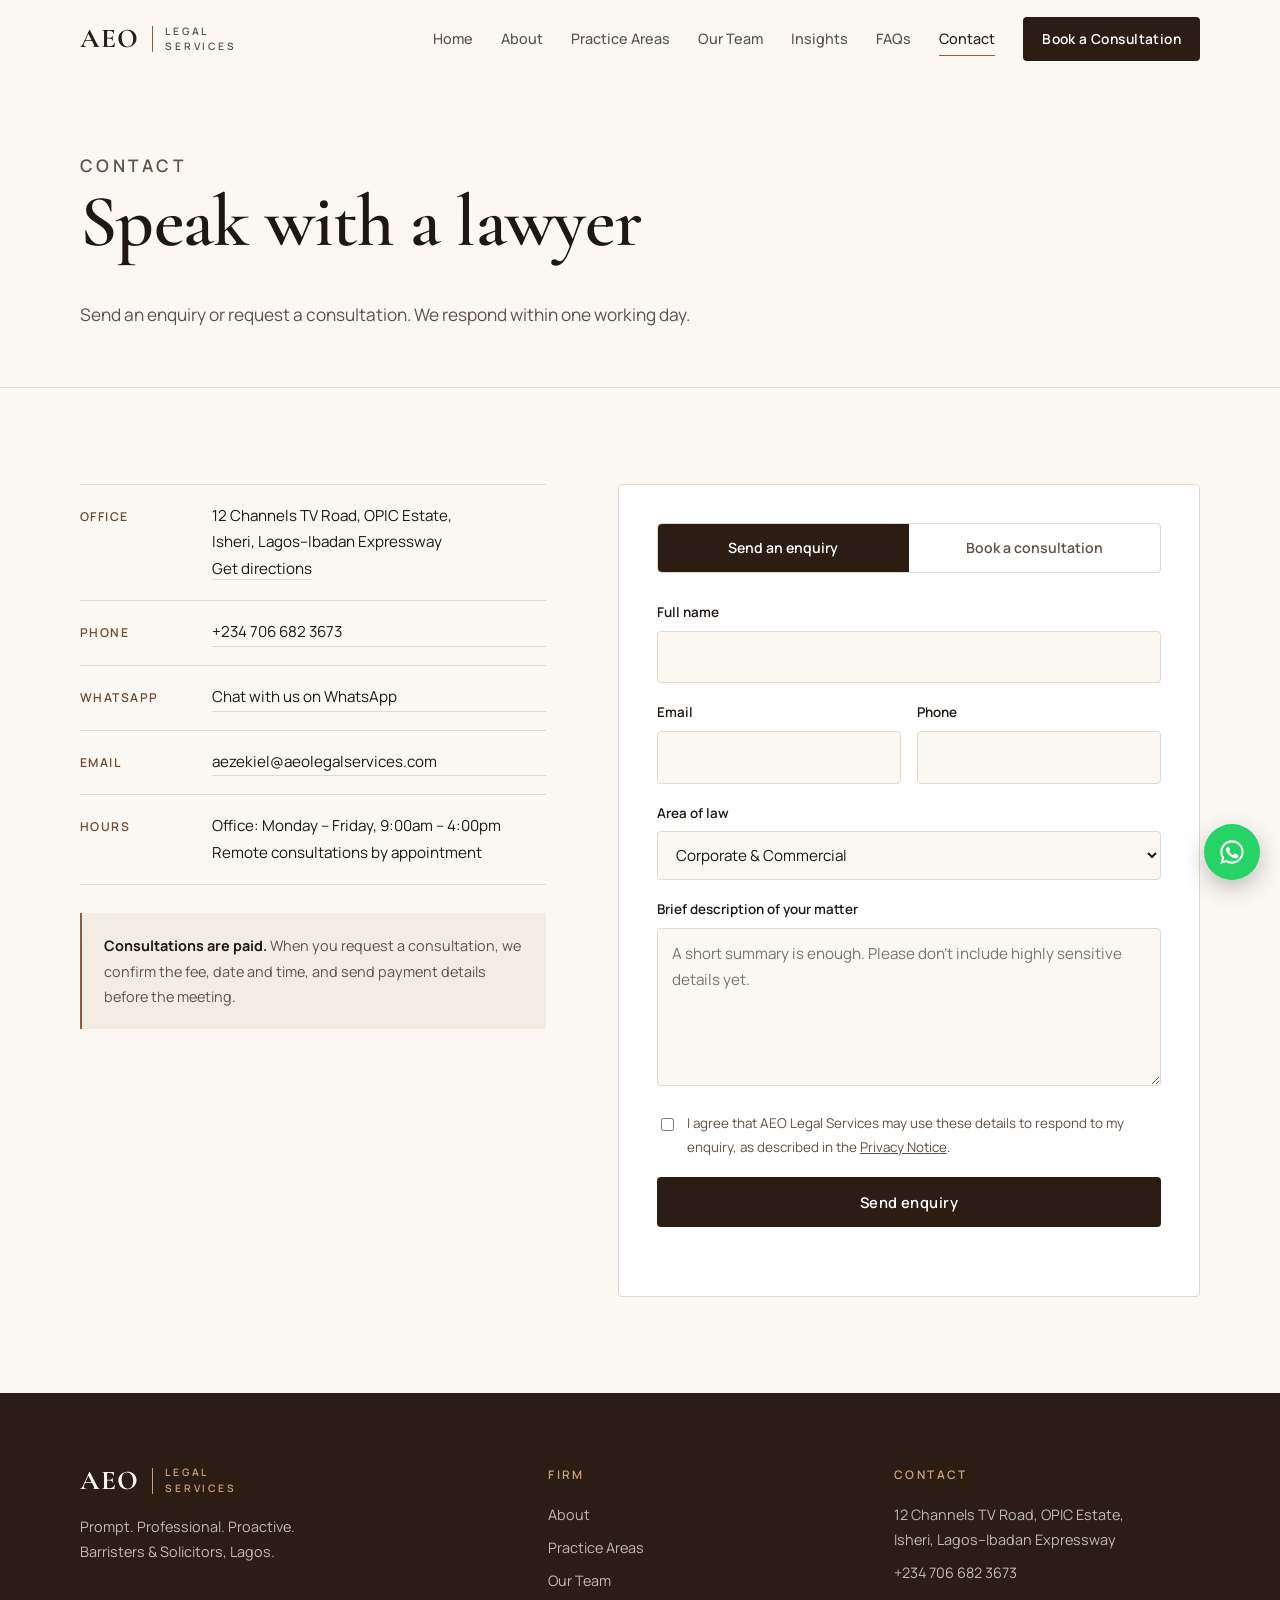
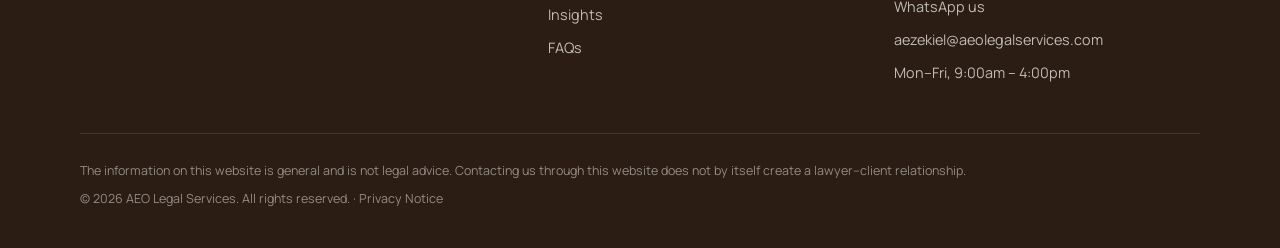
<file: contact.html>
<!DOCTYPE html>
<html lang="en">
<head>
  <meta charset="UTF-8">
  <meta name="viewport" content="width=device-width, initial-scale=1.0">
  <title>Contact &amp; Book a Consultation | AEO Legal Services</title>
  <meta name="description" content="Contact AEO Legal Services at 12 Channels TV Road, OPIC Estate, Isheri, Lagos–Ibadan Expressway, or book a paid consultation in person, by phone or by video call.">
  <meta name="robots" content="index, follow">
  <meta name="theme-color" content="#2B1D14">
  <link rel="canonical" href="https://ojohnsonolanrewaju.github.io/aeo-legal/contact.html">

  <meta property="og:type" content="website">
  <meta property="og:site_name" content="AEO Legal Services">
  <meta property="og:title" content="Contact &amp; Book a Consultation | AEO Legal Services">
  <meta property="og:description" content="Contact AEO Legal Services at 12 Channels TV Road, OPIC Estate, Isheri, Lagos–Ibadan Expressway, or book a paid consultation in person, by phone or by video call.">
  <meta property="og:url" content="https://ojohnsonolanrewaju.github.io/aeo-legal/contact.html">
  <meta property="og:image" content="https://ojohnsonolanrewaju.github.io/aeo-legal/assets/images/og-image.png">
  <meta name="twitter:card" content="summary_large_image">
  <meta name="twitter:image" content="https://ojohnsonolanrewaju.github.io/aeo-legal/assets/images/og-image.png">

  <link rel="icon" type="image/png" sizes="32x32" href="assets/favicon/favicon-32x32.png">
  <link rel="icon" type="image/png" sizes="16x16" href="assets/favicon/favicon-16x16.png">
  <link rel="apple-touch-icon" sizes="180x180" href="assets/favicon/apple-touch-icon.png">

  <link rel="preconnect" href="https://fonts.googleapis.com">
  <link rel="preconnect" href="https://fonts.gstatic.com" crossorigin>
  <link href="https://fonts.googleapis.com/css2?family=Cormorant+Garamond:wght@500;600;700&family=Manrope:wght@300;400;500;600&display=swap" rel="stylesheet">

  <link rel="stylesheet" href="css/style.css">
</head>
<body>

  <a class="skip-link" href="#main">Skip to content</a>

  <!-- ── NAV ── -->
  <header class="nav" id="nav">
    <div class="container nav-inner">
      <a href="index.html" class="logo" aria-label="AEO Legal Services home"><span class="logo-mark">AEO</span><span class="logo-rule" aria-hidden="true"></span><span class="logo-word">Legal<br>Services</span></a>
      <nav class="nav-links" id="nav-links" aria-label="Main">
        <a href="index.html">Home</a>
        <a href="about.html">About</a>
        <a href="practice-areas.html">Practice Areas</a>
        <a href="team.html">Our Team</a>
        <a href="insights.html">Insights</a>
        <a href="faq.html">FAQs</a>
        <a href="contact.html" aria-current="page">Contact</a>
        <a href="contact.html#book" class="btn btn-primary btn-sm">Book a Consultation</a>
      </nav>
      <button class="nav-toggle" id="nav-toggle" aria-label="Open menu" aria-expanded="false" aria-controls="nav-links">
        <span></span><span></span><span></span>
      </button>
    </div>
  </header>

  <main id="main">

    <section class="page-head">
      <div class="container">
        <p class="eyebrow">Contact</p>
        <h1>Speak with a lawyer</h1>
        <p>Send an enquiry or request a consultation. We respond within one working day.</p>
      </div>
    </section>

    <section class="section">
      <div class="container contact-grid">
        <div>
          <ul class="contact-list">
            <li>
              <span class="cl-label">Office</span>
              <span>12 Channels TV Road, OPIC Estate,<br>Isheri, Lagos–Ibadan Expressway<br><a href="https://www.google.com/maps/search/?api=1&amp;query=12+Channels+TV+Road+OPIC+Estate+Isheri" target="_blank" rel="noopener">Get directions</a></span>
            </li>
            <li>
              <span class="cl-label">Phone</span>
              <a href="#" data-link="phone" data-text="phone">+234 706 682 3673</a>
            </li>
            <li>
              <span class="cl-label">WhatsApp</span>
              <a href="#" data-link="whatsapp" target="_blank" rel="noopener">Chat with us on WhatsApp</a>
            </li>
            <li>
              <span class="cl-label">Email</span>
              <a href="#" data-link="email" data-text="email">aezekiel@aeolegalservices.com</a>
            </li>
            <li>
              <span class="cl-label">Hours</span>
              <span>Office: Monday – Friday, 9:00am – 4:00pm<br>Remote consultations by appointment</span>
            </li>
          </ul>
          <div class="note-box">
            <strong>Consultations are paid.</strong> When you request a consultation, we confirm the fee, date and time, and send payment details before the meeting.
          </div>
        </div>

        <form class="contact-form" id="contact-form" novalidate>
          <fieldset class="form-tabs" style="padding:0;margin-inline:0">
            <legend class="hp">What would you like to do?</legend>
            <input type="radio" id="r-enquiry" name="request" value="enquiry" checked>
            <label for="r-enquiry">Send an enquiry</label>
            <input type="radio" id="r-booking" name="request" value="booking">
            <label for="r-booking" id="book">Book a consultation</label>
          </fieldset>

          <div class="field">
            <label for="f-name">Full name</label>
            <input id="f-name" name="name" type="text" autocomplete="name" required>
          </div>
          <div class="field-row">
            <div class="field">
              <label for="f-email">Email</label>
              <input id="f-email" name="email" type="email" autocomplete="email" required>
            </div>
            <div class="field">
              <label for="f-phone">Phone</label>
              <input id="f-phone" name="phone" type="tel" autocomplete="tel" required>
            </div>
          </div>
          <div class="field">
            <label for="f-area">Area of law</label>
            <select id="f-area" name="area">
              <option>Corporate &amp; Commercial</option>
              <option>Family Law</option>
              <option>Debt Recovery</option>
              <option>Property &amp; Real Estate</option>
              <option>Litigation &amp; Dispute Resolution</option>
              <option>Wills, Probate &amp; Estates</option>
              <option>Employment &amp; Labour</option>
              <option>Intellectual Property</option>
              <option>Criminal Defence</option>
              <option>Other / Not sure</option>
            </select>
          </div>

          <div class="field booking-only">
            <label for="f-format">Consultation format</label>
            <select id="f-format" name="format">
              <option>In person at our Lagos office</option>
              <option>Video call</option>
              <option>Phone call</option>
            </select>
          </div>
          <div class="field-row booking-only">
            <div class="field">
              <label for="f-date">Preferred date</label>
              <input id="f-date" name="date" type="date" data-required>
            </div>
            <div class="field">
              <label for="f-time">Preferred time</label>
              <select id="f-time" name="time">
                <option>Morning (9am – 12pm)</option>
                <option>Afternoon (12pm – 4pm)</option>
                <option>Evening, remote only</option>
              </select>
            </div>
          </div>

          <div class="field">
            <label for="f-message">Brief description of your matter</label>
            <textarea id="f-message" name="message" rows="5" required placeholder="A short summary is enough. Please don't include highly sensitive details yet."></textarea>
          </div>
          <div class="hp" aria-hidden="true">
            <label for="f-company">Company</label>
            <input id="f-company" name="company" type="text" tabindex="-1" autocomplete="off">
          </div>
          <div class="field field-check">
            <input id="f-consent" name="consent" type="checkbox" value="yes" required>
            <label for="f-consent">I agree that AEO Legal Services may use these details to respond to my enquiry, as described in the <a href="privacy.html">Privacy Notice</a>.</label>
          </div>
          <button type="submit" class="btn btn-primary btn-block">Send enquiry</button>
          <p class="form-note" id="form-note" role="status" aria-live="polite"></p>
        </form>
      </div>
    </section>

  </main>

  <!-- ── FOOTER ── -->
  <footer class="footer">
    <div class="container">
      <div class="footer-grid">
        <div class="footer-brand">
          <a href="index.html" class="logo logo-light" aria-label="AEO Legal Services home"><span class="logo-mark">AEO</span><span class="logo-rule" aria-hidden="true"></span><span class="logo-word">Legal<br>Services</span></a>
          <p>Prompt. Professional. Proactive.<br>Barristers &amp; Solicitors, Lagos.</p>
        </div>
        <div>
          <h4>Firm</h4>
          <ul>
            <li><a href="about.html">About</a></li>
            <li><a href="practice-areas.html">Practice Areas</a></li>
            <li><a href="team.html">Our Team</a></li>
            <li><a href="insights.html">Insights</a></li>
            <li><a href="faq.html">FAQs</a></li>
          </ul>
        </div>
        <div>
          <h4>Contact</h4>
          <ul>
            <li>12 Channels TV Road, OPIC Estate,<br>Isheri, Lagos–Ibadan Expressway</li>
            <li><a href="#" data-link="phone" data-text="phone">+234 706 682 3673</a></li>
            <li><a href="#" data-link="whatsapp" target="_blank" rel="noopener">WhatsApp us</a></li>
            <li><a href="#" data-link="email" data-text="email">aezekiel@aeolegalservices.com</a></li>
            <li>Mon–Fri, 9:00am – 4:00pm</li>
          </ul>
        </div>
      </div>
      <div class="footer-legal">
        <p>The information on this website is general and is not legal advice. Contacting us through this website does not by itself create a lawyer–client relationship.</p>
        <p>© <span id="year">2026</span> AEO Legal Services. All rights reserved. · <a href="privacy.html">Privacy Notice</a></p>
      </div>
    </div>
  </footer>

  <!-- Floating WhatsApp button -->
  <a href="#" data-link="whatsapp" class="wa-float" target="_blank" rel="noopener" aria-label="Chat with AEO Legal Services on WhatsApp">
    <svg viewBox="0 0 24 24" width="28" height="28" aria-hidden="true"><path fill="currentColor" d="M12 2a10 10 0 0 0-8.6 15.1L2 22l5-1.3A10 10 0 1 0 12 2Zm0 18.2a8.2 8.2 0 0 1-4.2-1.2l-.3-.2-3 .8.8-2.9-.2-.3A8.2 8.2 0 1 1 12 20.2Zm4.5-6.1c-.2-.1-1.5-.7-1.7-.8-.2-.1-.4-.1-.6.1l-.8 1c-.1.2-.3.2-.5.1a6.7 6.7 0 0 1-3.3-2.9c-.3-.4.2-.4.7-1.4.1-.2 0-.3 0-.4l-.8-1.8c-.2-.5-.4-.4-.6-.4h-.5a1 1 0 0 0-.7.3 3 3 0 0 0-.9 2.2 5.2 5.2 0 0 0 1.1 2.7 11.8 11.8 0 0 0 4.5 4c1.7.7 2.3.8 3.2.6a2.7 2.7 0 0 0 1.7-1.2 2.2 2.2 0 0 0 .2-1.2c-.1-.1-.3-.2-.5-.3Z"/></svg>
  </a>

  <script src="js/main.js"></script>
</body>
</html>
</file>
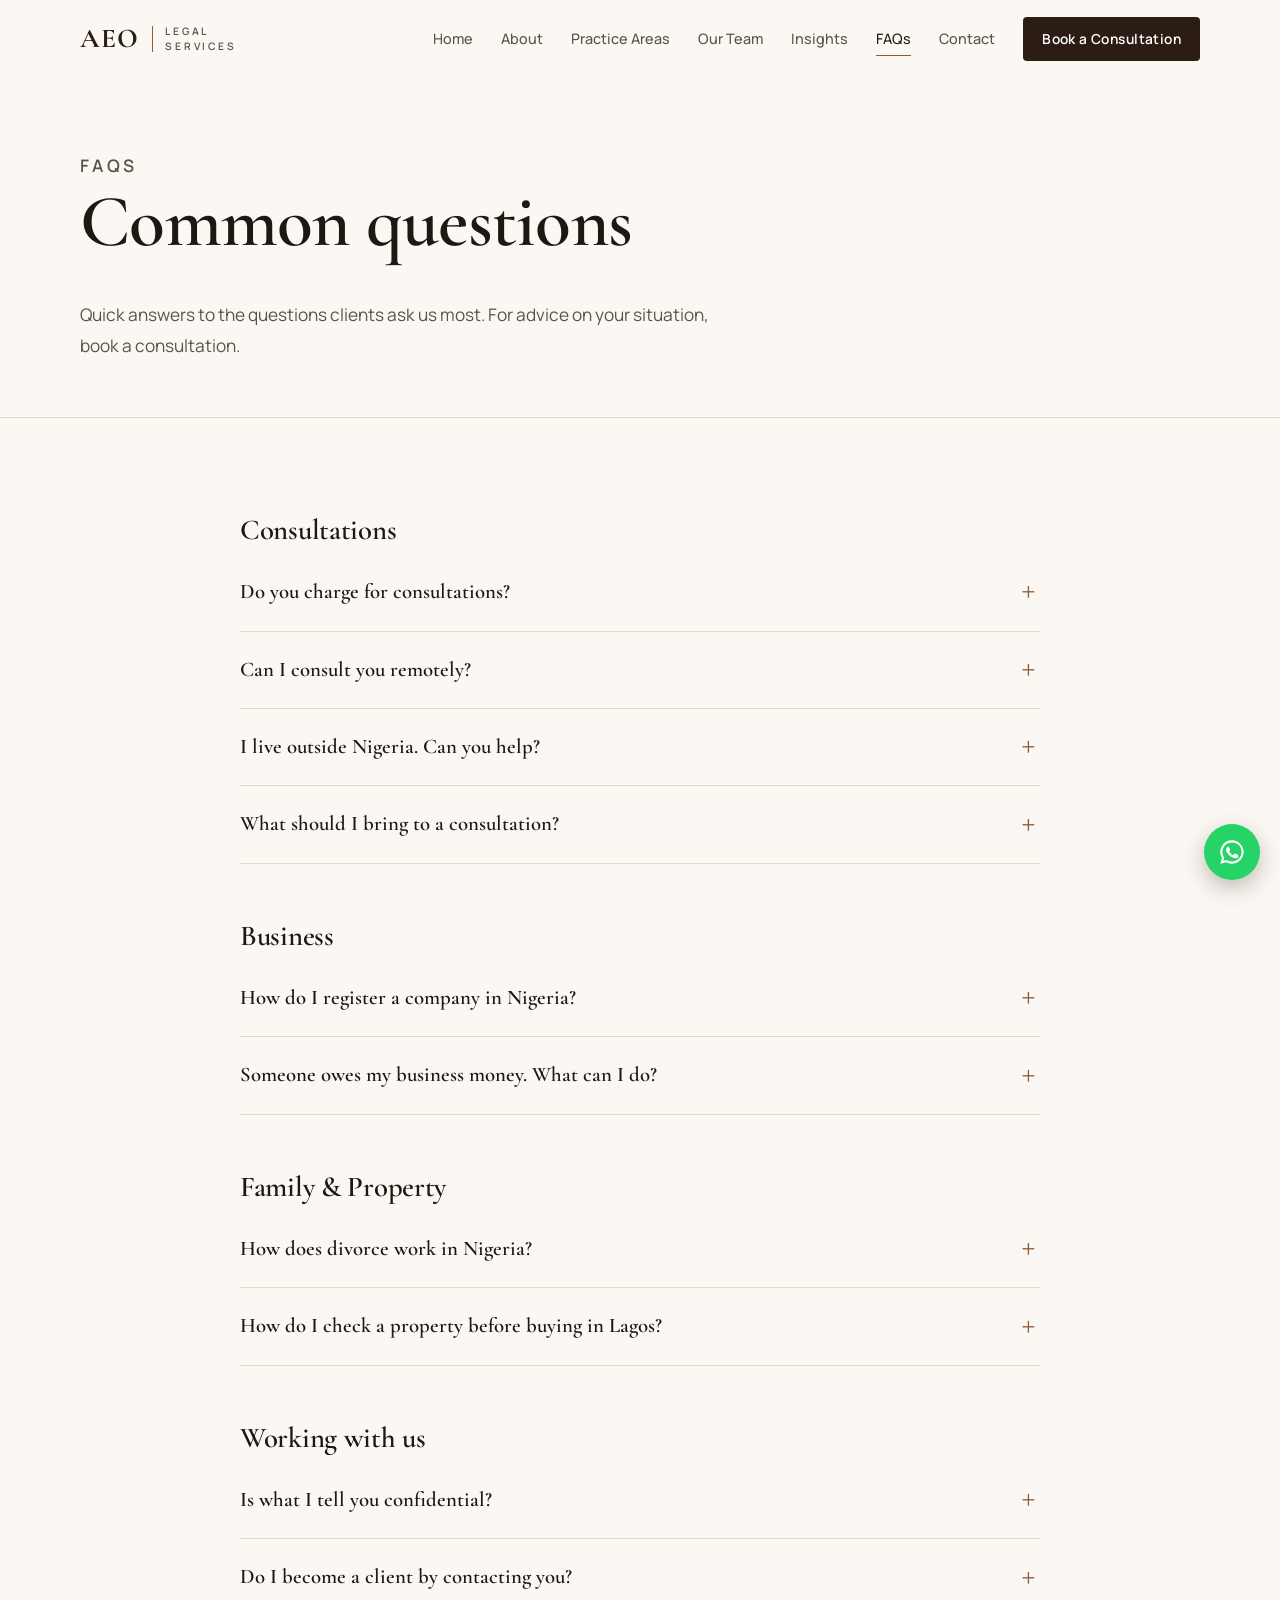
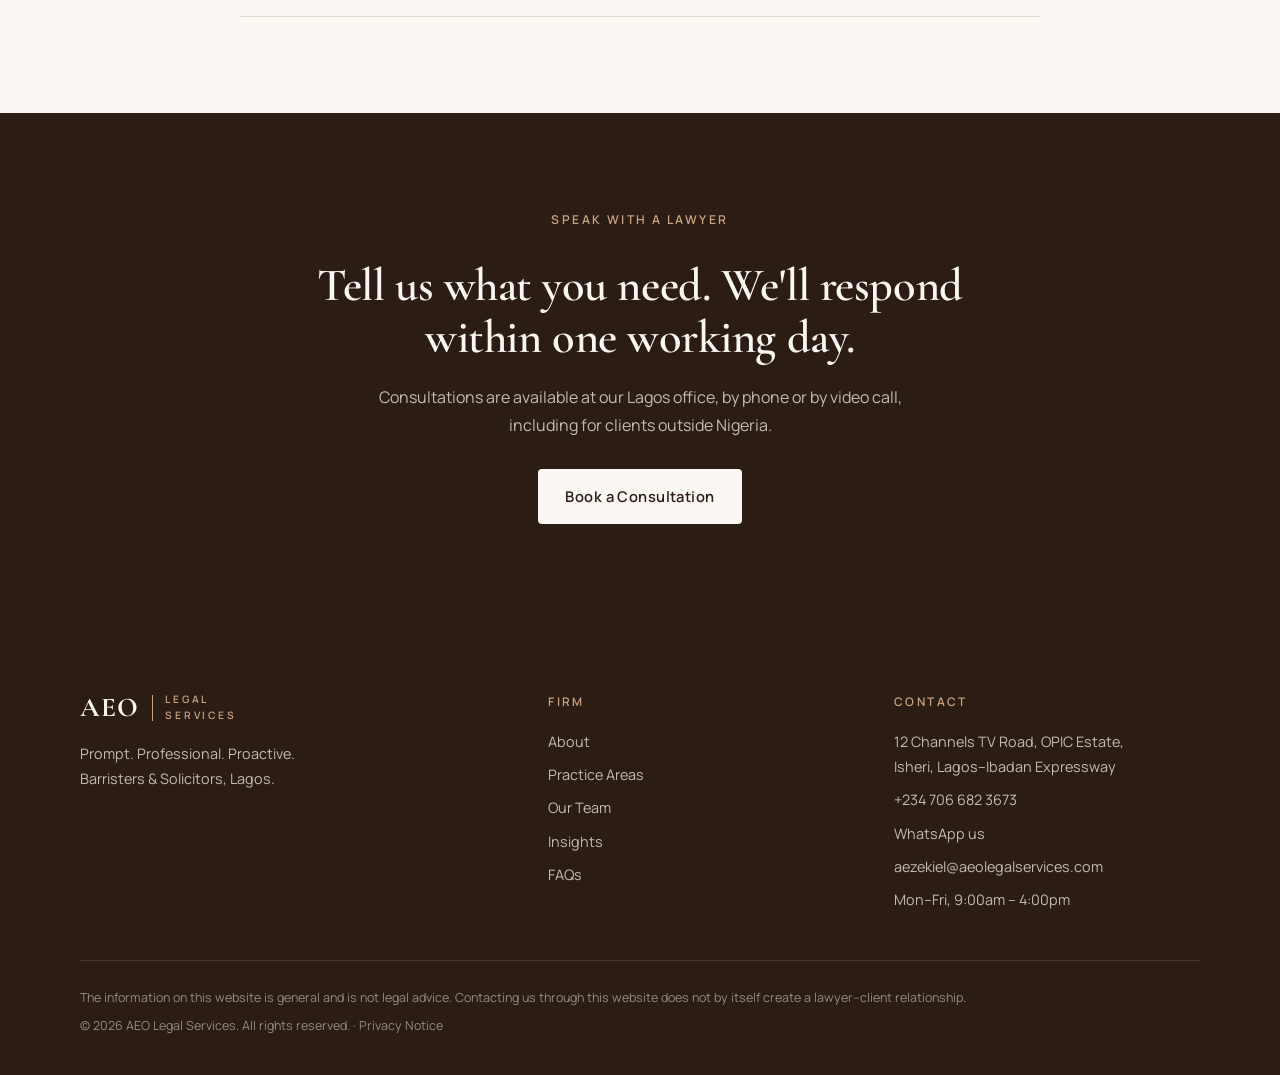
<file: faq.html>
<!DOCTYPE html>
<html lang="en">
<head>
  <meta charset="UTF-8">
  <meta name="viewport" content="width=device-width, initial-scale=1.0">
  <title>FAQs | AEO Legal Services</title>
  <meta name="description" content="Answers to common questions about consultations, company registration, debt recovery, divorce and property in Lagos.">
  <meta name="robots" content="index, follow">
  <meta name="theme-color" content="#2B1D14">
  <link rel="canonical" href="https://ojohnsonolanrewaju.github.io/aeo-legal/faq.html">

  <meta property="og:type" content="website">
  <meta property="og:site_name" content="AEO Legal Services">
  <meta property="og:title" content="FAQs | AEO Legal Services">
  <meta property="og:description" content="Answers to common questions about consultations, company registration, debt recovery, divorce and property in Lagos.">
  <meta property="og:url" content="https://ojohnsonolanrewaju.github.io/aeo-legal/faq.html">
  <meta property="og:image" content="https://ojohnsonolanrewaju.github.io/aeo-legal/assets/images/og-image.png">
  <meta name="twitter:card" content="summary_large_image">
  <meta name="twitter:image" content="https://ojohnsonolanrewaju.github.io/aeo-legal/assets/images/og-image.png">

  <link rel="icon" type="image/png" sizes="32x32" href="assets/favicon/favicon-32x32.png">
  <link rel="icon" type="image/png" sizes="16x16" href="assets/favicon/favicon-16x16.png">
  <link rel="apple-touch-icon" sizes="180x180" href="assets/favicon/apple-touch-icon.png">

  <link rel="preconnect" href="https://fonts.googleapis.com">
  <link rel="preconnect" href="https://fonts.gstatic.com" crossorigin>
  <link href="https://fonts.googleapis.com/css2?family=Cormorant+Garamond:wght@500;600;700&family=Manrope:wght@300;400;500;600&display=swap" rel="stylesheet">

  <link rel="stylesheet" href="css/style.css">
</head>
<body>

  <a class="skip-link" href="#main">Skip to content</a>

  <!-- ── NAV ── -->
  <header class="nav" id="nav">
    <div class="container nav-inner">
      <a href="index.html" class="logo" aria-label="AEO Legal Services home"><span class="logo-mark">AEO</span><span class="logo-rule" aria-hidden="true"></span><span class="logo-word">Legal<br>Services</span></a>
      <nav class="nav-links" id="nav-links" aria-label="Main">
        <a href="index.html">Home</a>
        <a href="about.html">About</a>
        <a href="practice-areas.html">Practice Areas</a>
        <a href="team.html">Our Team</a>
        <a href="insights.html">Insights</a>
        <a href="faq.html" aria-current="page">FAQs</a>
        <a href="contact.html">Contact</a>
        <a href="contact.html#book" class="btn btn-primary btn-sm">Book a Consultation</a>
      </nav>
      <button class="nav-toggle" id="nav-toggle" aria-label="Open menu" aria-expanded="false" aria-controls="nav-links">
        <span></span><span></span><span></span>
      </button>
    </div>
  </header>

  <main id="main">

    <section class="page-head">
      <div class="container">
        <p class="eyebrow">FAQs</p>
        <h1>Common questions</h1>
        <p>Quick answers to the questions clients ask us most. For advice on your situation, book a consultation.</p>
      </div>
    </section>

    <section class="section">
      <div class="container faq-wrap">
        <div class="faq-group">
          <h2>Consultations</h2>
          <div class="faq-list">
            <details>
              <summary>Do you charge for consultations?</summary>
              <p>Yes. Consultations are paid. The fee depends on the nature of the matter and is confirmed when you book, before the consultation takes place.</p>
            </details>
            <details>
              <summary>Can I consult you remotely?</summary>
              <p>Yes. In addition to meetings at our office, we offer consultations by phone and video call. Remote consultations are available outside office hours by appointment.</p>
            </details>
            <details>
              <summary>I live outside Nigeria. Can you help?</summary>
              <p>Yes. We regularly assist Nigerians in the diaspora with property, family, estate and business matters in Nigeria, communicating by email, phone and video call.</p>
            </details>
            <details>
              <summary>What should I bring to a consultation?</summary>
              <p>Any documents related to your matter, such as contracts, title documents, correspondence, court papers or receipts, and a short timeline of events. If in doubt, bring it.</p>
            </details>
          </div>
        </div>
        <div class="faq-group">
          <h2>Business</h2>
          <div class="faq-list">
            <details>
              <summary>How do I register a company in Nigeria?</summary>
              <p>Companies are registered with the Corporate Affairs Commission (CAC). The process includes name reservation, preparing incorporation documents and filing. We handle the full process and advise on the right structure for your business.</p>
            </details>
            <details>
              <summary>Someone owes my business money. What can I do?</summary>
              <p>The first step is usually a formal letter of demand from a lawyer, which often leads to payment or a settlement. If not, we can file a recovery action in court and, after judgment, take steps to enforce it.</p>
            </details>
          </div>
        </div>
        <div class="faq-group">
          <h2>Family &amp; Property</h2>
          <div class="faq-list">
            <details>
              <summary>How does divorce work in Nigeria?</summary>
              <p>For statutory marriages, divorce is by petition to the High Court on the ground that the marriage has broken down irretrievably, shown by one of the facts set out in the Matrimonial Causes Act. We advise on the process, custody, maintenance and property before you take any step.</p>
            </details>
            <details>
              <summary>How do I check a property before buying in Lagos?</summary>
              <p>Before paying, a lawyer should search the title at the land registry, confirm the seller's documents and check for government acquisition, charges or disputes. We carry out this due diligence and prepare the transfer documents.</p>
            </details>
          </div>
        </div>
        <div class="faq-group">
          <h2>Working with us</h2>
          <div class="faq-list">
            <details>
              <summary>Is what I tell you confidential?</summary>
              <p>Yes. Information you share with us in seeking legal advice is treated as confidential in line with our professional obligations.</p>
            </details>
            <details>
              <summary>Do I become a client by contacting you?</summary>
              <p>No. A lawyer–client relationship begins once we have agreed in writing to act for you. Until then, please don't send highly sensitive documents through the website.</p>
            </details>
          </div>
        </div>
      </div>
    </section>

    <!-- ── CTA ── -->
    <section class="section section-dark on-dark cta-band">
      <div class="container">
        <p class="eyebrow">Speak with a lawyer</p>
        <h2>Tell us what you need. We'll respond within one working day.</h2>
        <p>Consultations are available at our Lagos office, by phone or by video call, including for clients outside Nigeria.</p>
        <div class="hero-ctas" style="justify-content:center">
          <a href="contact.html#book" class="btn btn-light">Book a Consultation</a>
        </div>
      </div>
    </section>

  </main>

  <!-- ── FOOTER ── -->
  <footer class="footer">
    <div class="container">
      <div class="footer-grid">
        <div class="footer-brand">
          <a href="index.html" class="logo logo-light" aria-label="AEO Legal Services home"><span class="logo-mark">AEO</span><span class="logo-rule" aria-hidden="true"></span><span class="logo-word">Legal<br>Services</span></a>
          <p>Prompt. Professional. Proactive.<br>Barristers &amp; Solicitors, Lagos.</p>
        </div>
        <div>
          <h4>Firm</h4>
          <ul>
            <li><a href="about.html">About</a></li>
            <li><a href="practice-areas.html">Practice Areas</a></li>
            <li><a href="team.html">Our Team</a></li>
            <li><a href="insights.html">Insights</a></li>
            <li><a href="faq.html">FAQs</a></li>
          </ul>
        </div>
        <div>
          <h4>Contact</h4>
          <ul>
            <li>12 Channels TV Road, OPIC Estate,<br>Isheri, Lagos–Ibadan Expressway</li>
            <li><a href="#" data-link="phone" data-text="phone">+234 706 682 3673</a></li>
            <li><a href="#" data-link="whatsapp" target="_blank" rel="noopener">WhatsApp us</a></li>
            <li><a href="#" data-link="email" data-text="email">aezekiel@aeolegalservices.com</a></li>
            <li>Mon–Fri, 9:00am – 4:00pm</li>
          </ul>
        </div>
      </div>
      <div class="footer-legal">
        <p>The information on this website is general and is not legal advice. Contacting us through this website does not by itself create a lawyer–client relationship.</p>
        <p>© <span id="year">2026</span> AEO Legal Services. All rights reserved. · <a href="privacy.html">Privacy Notice</a></p>
      </div>
    </div>
  </footer>

  <!-- Floating WhatsApp button -->
  <a href="#" data-link="whatsapp" class="wa-float" target="_blank" rel="noopener" aria-label="Chat with AEO Legal Services on WhatsApp">
    <svg viewBox="0 0 24 24" width="28" height="28" aria-hidden="true"><path fill="currentColor" d="M12 2a10 10 0 0 0-8.6 15.1L2 22l5-1.3A10 10 0 1 0 12 2Zm0 18.2a8.2 8.2 0 0 1-4.2-1.2l-.3-.2-3 .8.8-2.9-.2-.3A8.2 8.2 0 1 1 12 20.2Zm4.5-6.1c-.2-.1-1.5-.7-1.7-.8-.2-.1-.4-.1-.6.1l-.8 1c-.1.2-.3.2-.5.1a6.7 6.7 0 0 1-3.3-2.9c-.3-.4.2-.4.7-1.4.1-.2 0-.3 0-.4l-.8-1.8c-.2-.5-.4-.4-.6-.4h-.5a1 1 0 0 0-.7.3 3 3 0 0 0-.9 2.2 5.2 5.2 0 0 0 1.1 2.7 11.8 11.8 0 0 0 4.5 4c1.7.7 2.3.8 3.2.6a2.7 2.7 0 0 0 1.7-1.2 2.2 2.2 0 0 0 .2-1.2c-.1-.1-.3-.2-.5-.3Z"/></svg>
  </a>

  <script src="js/main.js"></script>
</body>
</html>
</file>
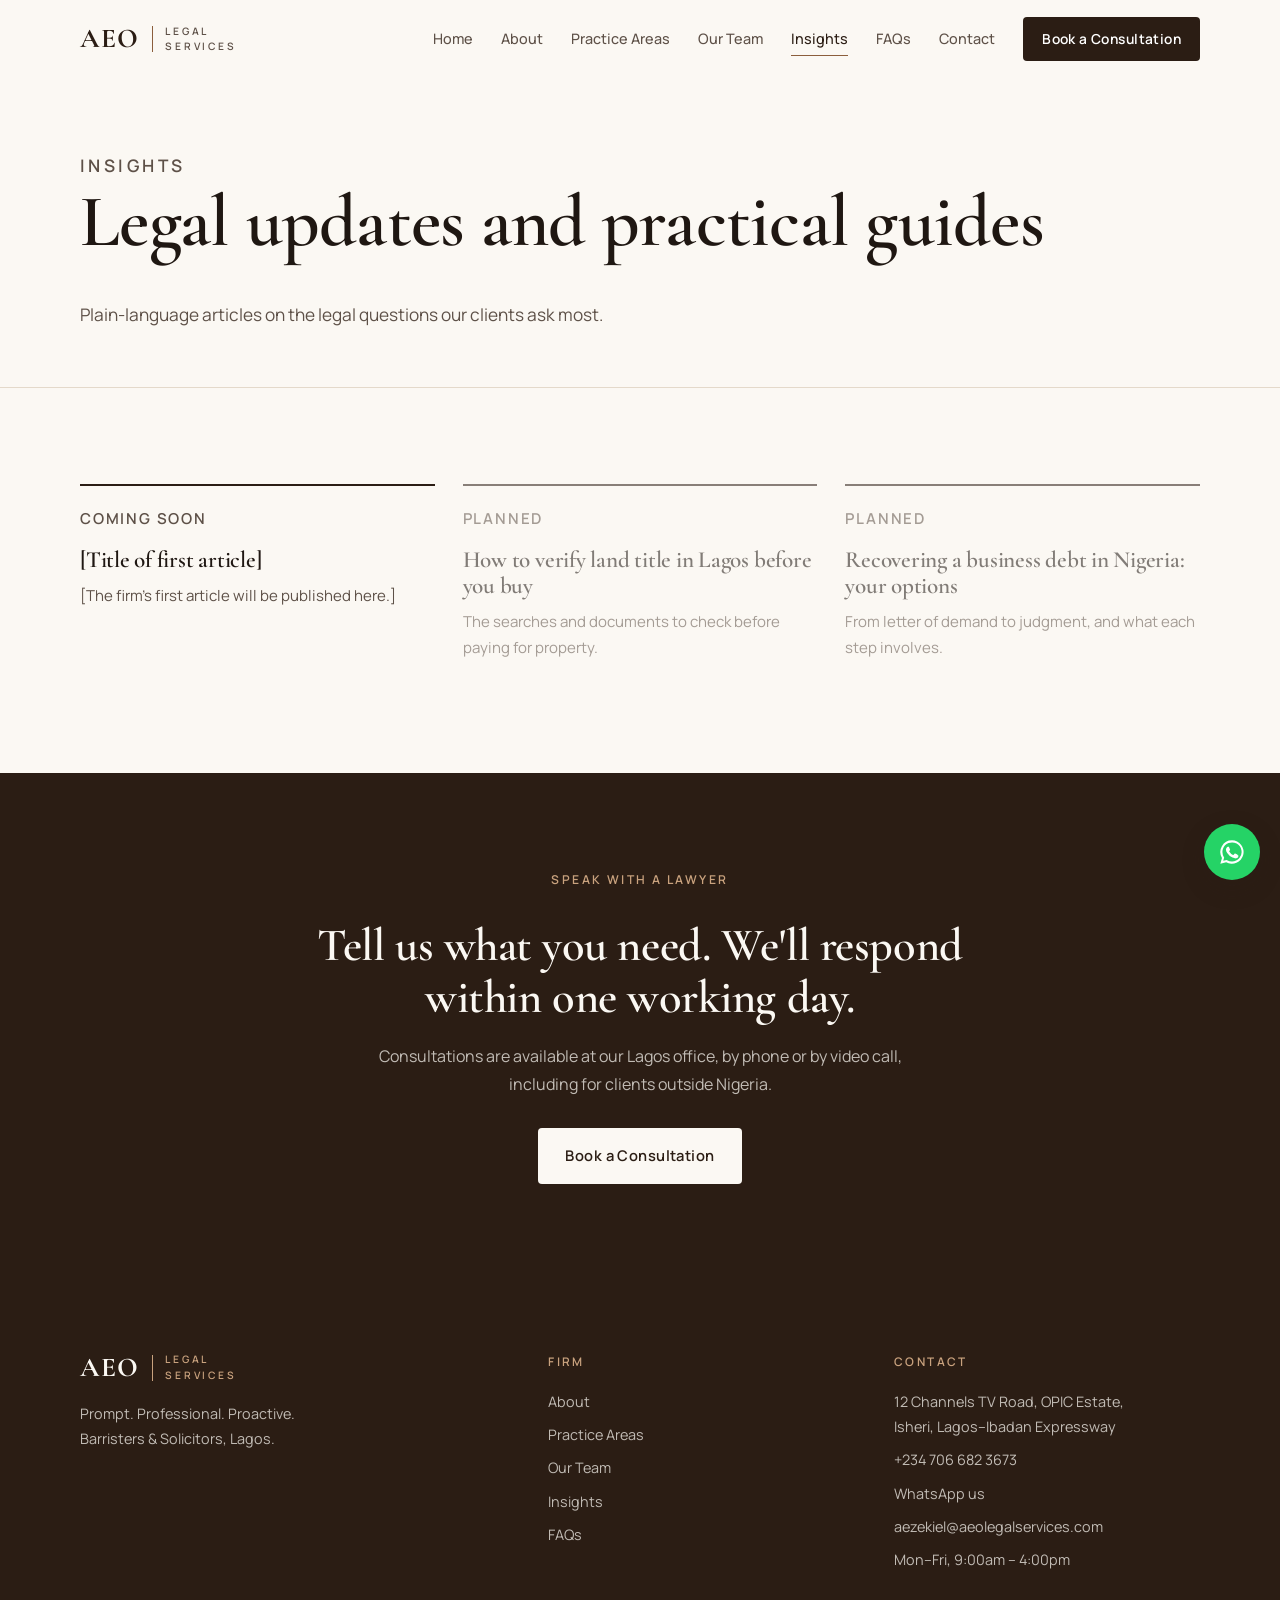
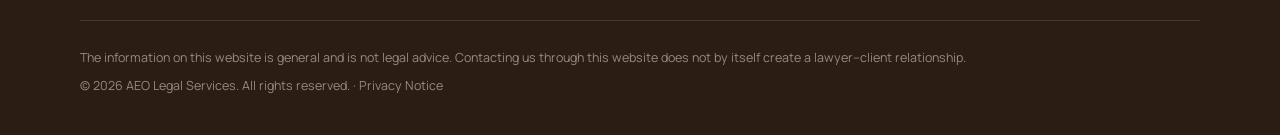
<file: insights.html>
<!DOCTYPE html>
<html lang="en">
<head>
  <meta charset="UTF-8">
  <meta name="viewport" content="width=device-width, initial-scale=1.0">
  <title>Insights | AEO Legal Services</title>
  <meta name="description" content="Legal updates and practical guides from AEO Legal Services, Lagos.">
  <meta name="robots" content="index, follow">
  <meta name="theme-color" content="#2B1D14">
  <link rel="canonical" href="https://ojohnsonolanrewaju.github.io/aeo-legal/insights.html">

  <meta property="og:type" content="website">
  <meta property="og:site_name" content="AEO Legal Services">
  <meta property="og:title" content="Insights | AEO Legal Services">
  <meta property="og:description" content="Legal updates and practical guides from AEO Legal Services, Lagos.">
  <meta property="og:url" content="https://ojohnsonolanrewaju.github.io/aeo-legal/insights.html">
  <meta property="og:image" content="https://ojohnsonolanrewaju.github.io/aeo-legal/assets/images/og-image.png">
  <meta name="twitter:card" content="summary_large_image">
  <meta name="twitter:image" content="https://ojohnsonolanrewaju.github.io/aeo-legal/assets/images/og-image.png">

  <link rel="icon" type="image/png" sizes="32x32" href="assets/favicon/favicon-32x32.png">
  <link rel="icon" type="image/png" sizes="16x16" href="assets/favicon/favicon-16x16.png">
  <link rel="apple-touch-icon" sizes="180x180" href="assets/favicon/apple-touch-icon.png">

  <link rel="preconnect" href="https://fonts.googleapis.com">
  <link rel="preconnect" href="https://fonts.gstatic.com" crossorigin>
  <link href="https://fonts.googleapis.com/css2?family=Cormorant+Garamond:wght@500;600;700&family=Manrope:wght@300;400;500;600&display=swap" rel="stylesheet">

  <link rel="stylesheet" href="css/style.css">
</head>
<body>

  <a class="skip-link" href="#main">Skip to content</a>

  <!-- ── NAV ── -->
  <header class="nav" id="nav">
    <div class="container nav-inner">
      <a href="index.html" class="logo" aria-label="AEO Legal Services home"><span class="logo-mark">AEO</span><span class="logo-rule" aria-hidden="true"></span><span class="logo-word">Legal<br>Services</span></a>
      <nav class="nav-links" id="nav-links" aria-label="Main">
        <a href="index.html">Home</a>
        <a href="about.html">About</a>
        <a href="practice-areas.html">Practice Areas</a>
        <a href="team.html">Our Team</a>
        <a href="insights.html" aria-current="page">Insights</a>
        <a href="faq.html">FAQs</a>
        <a href="contact.html">Contact</a>
        <a href="contact.html#book" class="btn btn-primary btn-sm">Book a Consultation</a>
      </nav>
      <button class="nav-toggle" id="nav-toggle" aria-label="Open menu" aria-expanded="false" aria-controls="nav-links">
        <span></span><span></span><span></span>
      </button>
    </div>
  </header>

  <main id="main">

    <section class="page-head">
      <div class="container">
        <p class="eyebrow">Insights</p>
        <h1>Legal updates and practical guides</h1>
        <p>Plain-language articles on the legal questions our clients ask most.</p>
      </div>
    </section>

    <section class="section">
      <div class="container">
        <div class="post-grid">
          <article class="post-card">
            <p class="post-meta">Coming soon</p>
            <h3>[Title of first article]</h3>
            <p>[The firm's first article will be published here.]</p>
          </article>
          <article class="post-card is-placeholder" aria-hidden="true">
            <p class="post-meta">Planned</p>
            <h3>How to verify land title in Lagos before you buy</h3>
            <p>The searches and documents to check before paying for property.</p>
          </article>
          <article class="post-card is-placeholder" aria-hidden="true">
            <p class="post-meta">Planned</p>
            <h3>Recovering a business debt in Nigeria: your options</h3>
            <p>From letter of demand to judgment, and what each step involves.</p>
          </article>
        </div>
      </div>
    </section>

    <!-- ── CTA ── -->
    <section class="section section-dark on-dark cta-band">
      <div class="container">
        <p class="eyebrow">Speak with a lawyer</p>
        <h2>Tell us what you need. We'll respond within one working day.</h2>
        <p>Consultations are available at our Lagos office, by phone or by video call, including for clients outside Nigeria.</p>
        <div class="hero-ctas" style="justify-content:center">
          <a href="contact.html#book" class="btn btn-light">Book a Consultation</a>
        </div>
      </div>
    </section>

  </main>

  <!-- ── FOOTER ── -->
  <footer class="footer">
    <div class="container">
      <div class="footer-grid">
        <div class="footer-brand">
          <a href="index.html" class="logo logo-light" aria-label="AEO Legal Services home"><span class="logo-mark">AEO</span><span class="logo-rule" aria-hidden="true"></span><span class="logo-word">Legal<br>Services</span></a>
          <p>Prompt. Professional. Proactive.<br>Barristers &amp; Solicitors, Lagos.</p>
        </div>
        <div>
          <h4>Firm</h4>
          <ul>
            <li><a href="about.html">About</a></li>
            <li><a href="practice-areas.html">Practice Areas</a></li>
            <li><a href="team.html">Our Team</a></li>
            <li><a href="insights.html">Insights</a></li>
            <li><a href="faq.html">FAQs</a></li>
          </ul>
        </div>
        <div>
          <h4>Contact</h4>
          <ul>
            <li>12 Channels TV Road, OPIC Estate,<br>Isheri, Lagos–Ibadan Expressway</li>
            <li><a href="#" data-link="phone" data-text="phone">+234 706 682 3673</a></li>
            <li><a href="#" data-link="whatsapp" target="_blank" rel="noopener">WhatsApp us</a></li>
            <li><a href="#" data-link="email" data-text="email">aezekiel@aeolegalservices.com</a></li>
            <li>Mon–Fri, 9:00am – 4:00pm</li>
          </ul>
        </div>
      </div>
      <div class="footer-legal">
        <p>The information on this website is general and is not legal advice. Contacting us through this website does not by itself create a lawyer–client relationship.</p>
        <p>© <span id="year">2026</span> AEO Legal Services. All rights reserved. · <a href="privacy.html">Privacy Notice</a></p>
      </div>
    </div>
  </footer>

  <!-- Floating WhatsApp button -->
  <a href="#" data-link="whatsapp" class="wa-float" target="_blank" rel="noopener" aria-label="Chat with AEO Legal Services on WhatsApp">
    <svg viewBox="0 0 24 24" width="28" height="28" aria-hidden="true"><path fill="currentColor" d="M12 2a10 10 0 0 0-8.6 15.1L2 22l5-1.3A10 10 0 1 0 12 2Zm0 18.2a8.2 8.2 0 0 1-4.2-1.2l-.3-.2-3 .8.8-2.9-.2-.3A8.2 8.2 0 1 1 12 20.2Zm4.5-6.1c-.2-.1-1.5-.7-1.7-.8-.2-.1-.4-.1-.6.1l-.8 1c-.1.2-.3.2-.5.1a6.7 6.7 0 0 1-3.3-2.9c-.3-.4.2-.4.7-1.4.1-.2 0-.3 0-.4l-.8-1.8c-.2-.5-.4-.4-.6-.4h-.5a1 1 0 0 0-.7.3 3 3 0 0 0-.9 2.2 5.2 5.2 0 0 0 1.1 2.7 11.8 11.8 0 0 0 4.5 4c1.7.7 2.3.8 3.2.6a2.7 2.7 0 0 0 1.7-1.2 2.2 2.2 0 0 0 .2-1.2c-.1-.1-.3-.2-.5-.3Z"/></svg>
  </a>

  <script src="js/main.js"></script>
</body>
</html>
</file>
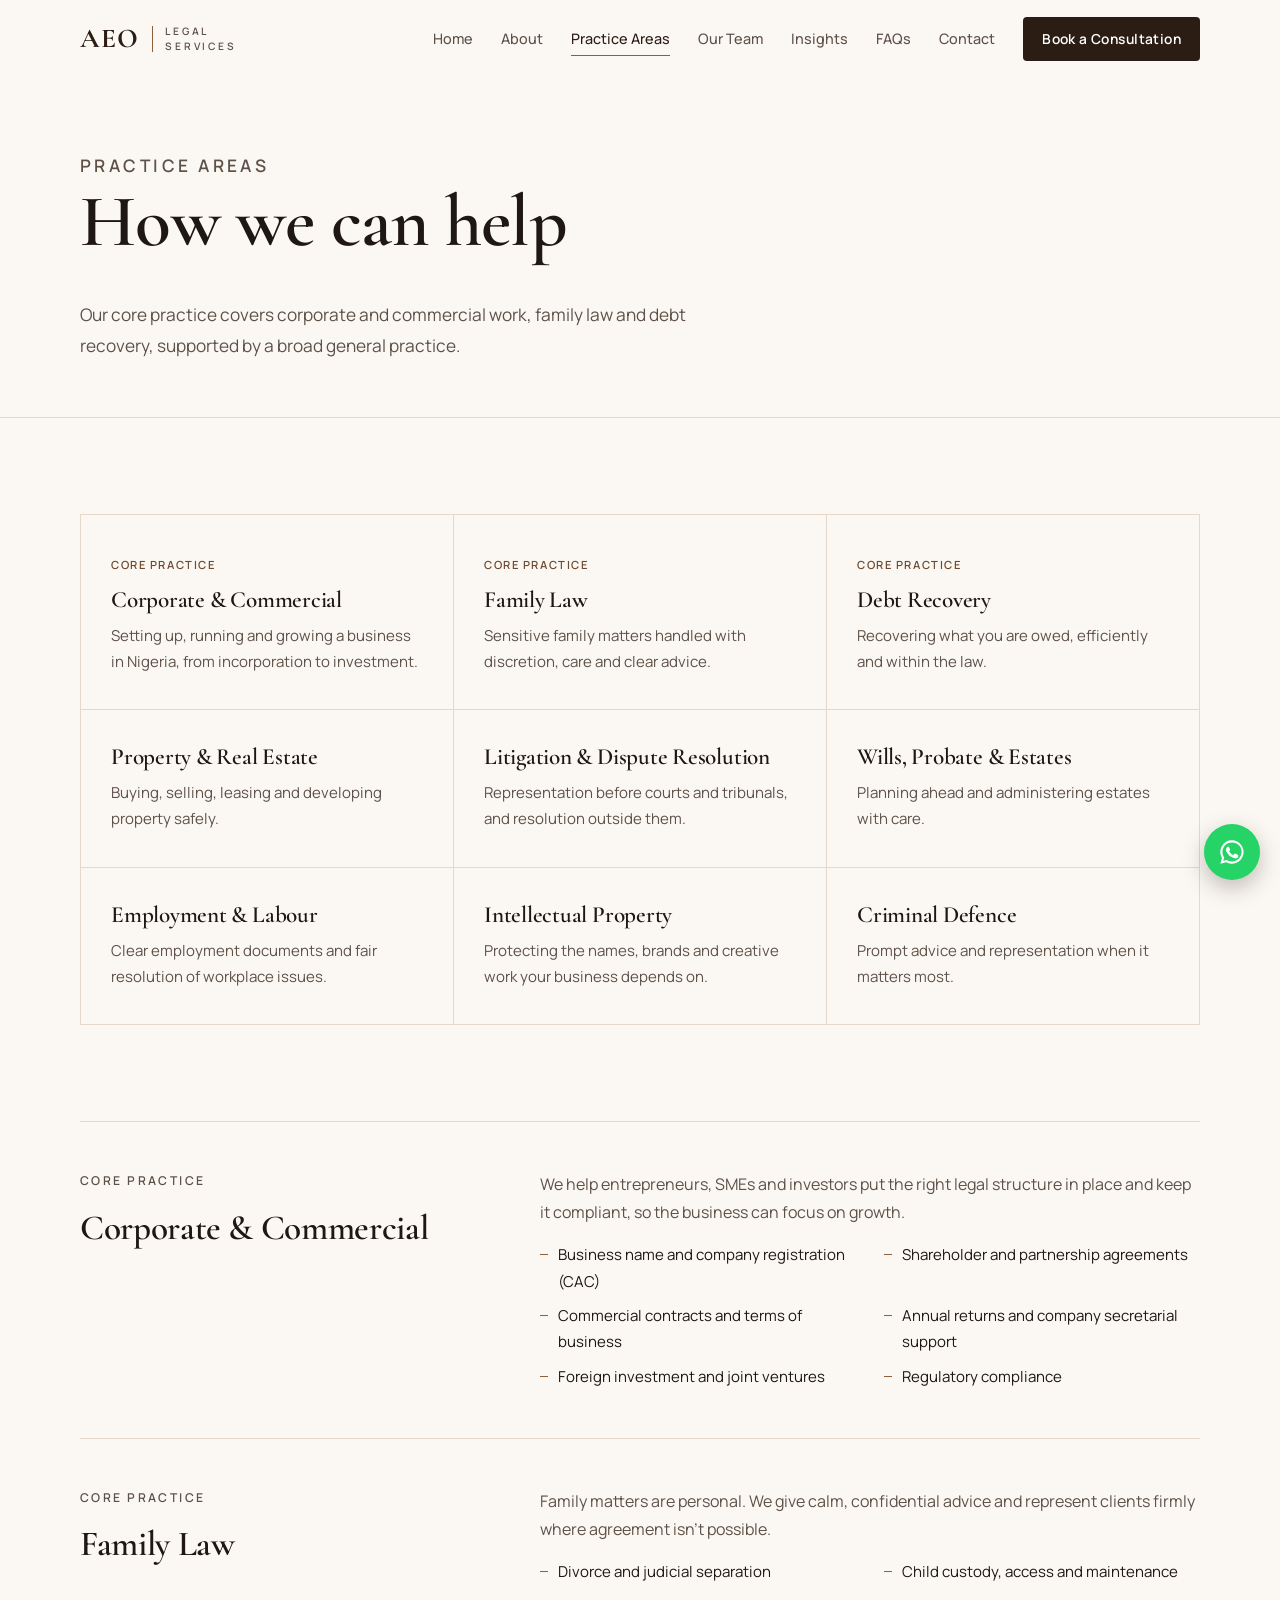
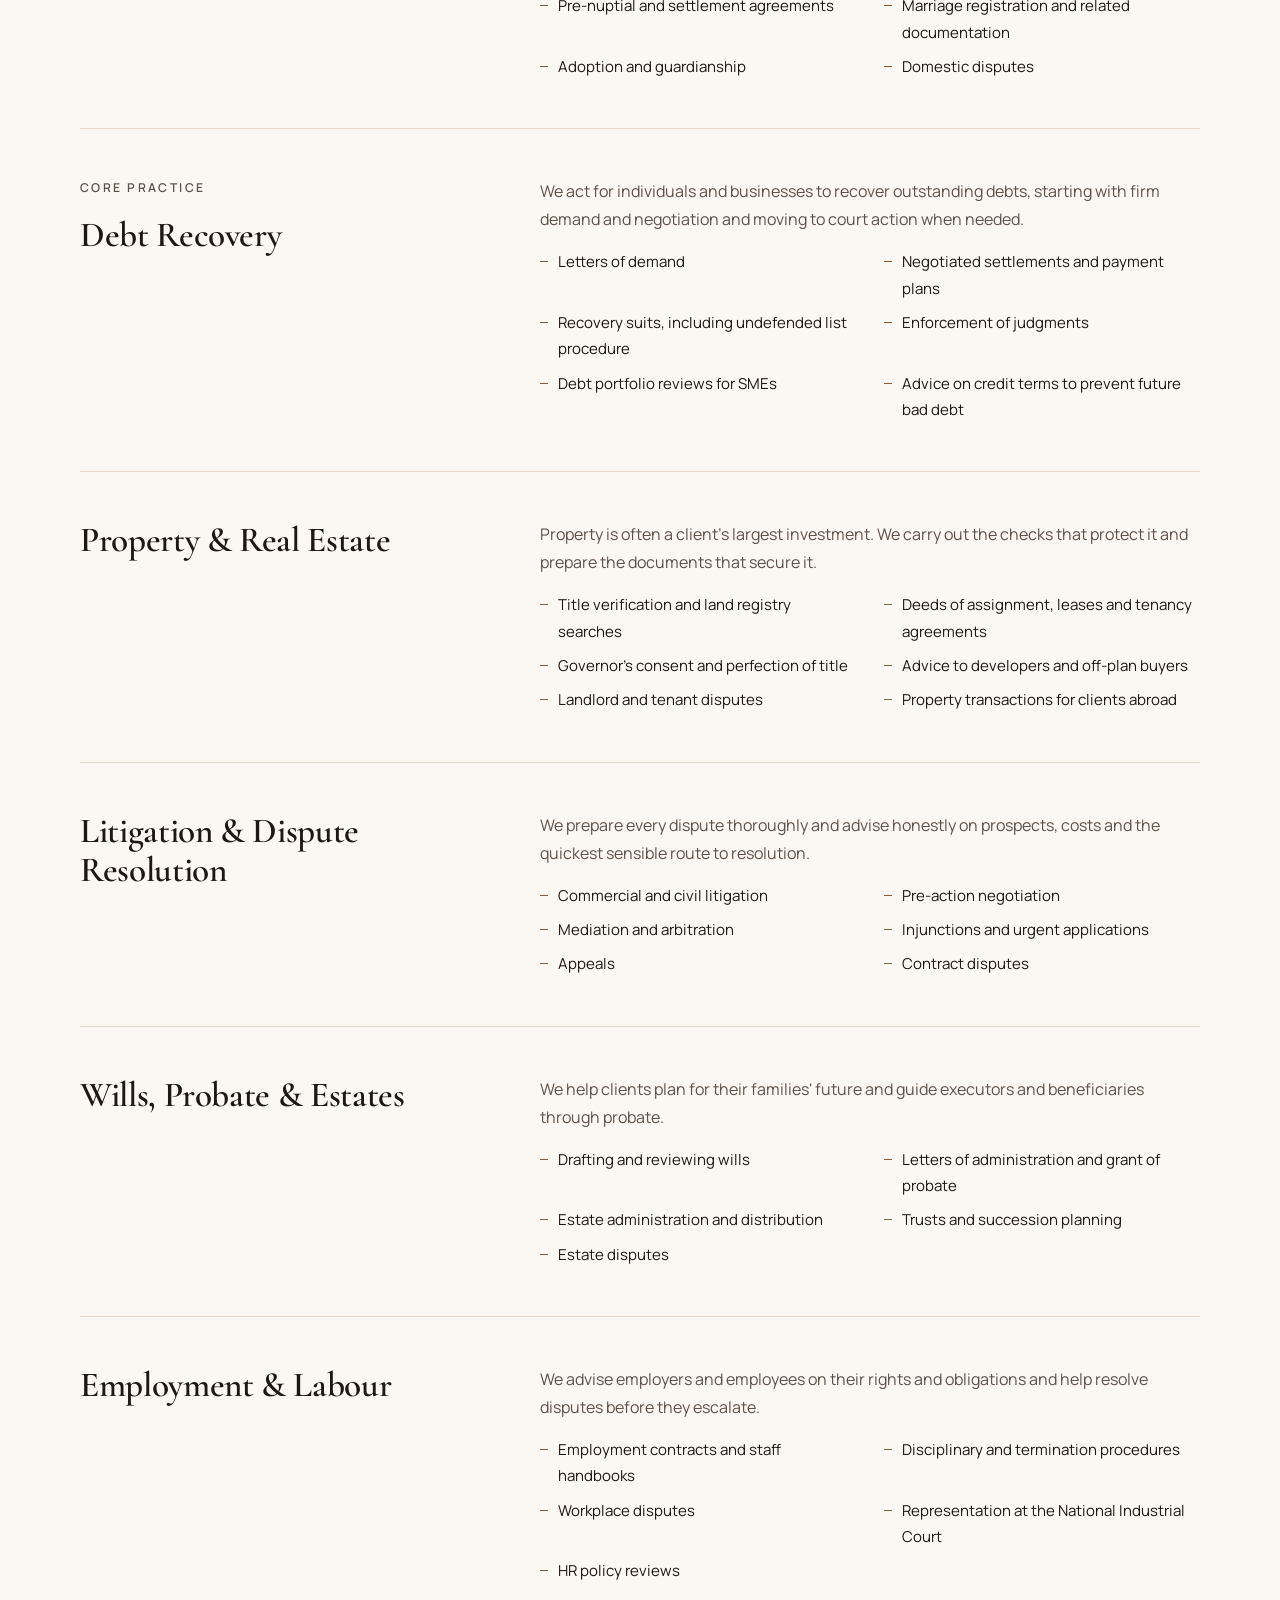
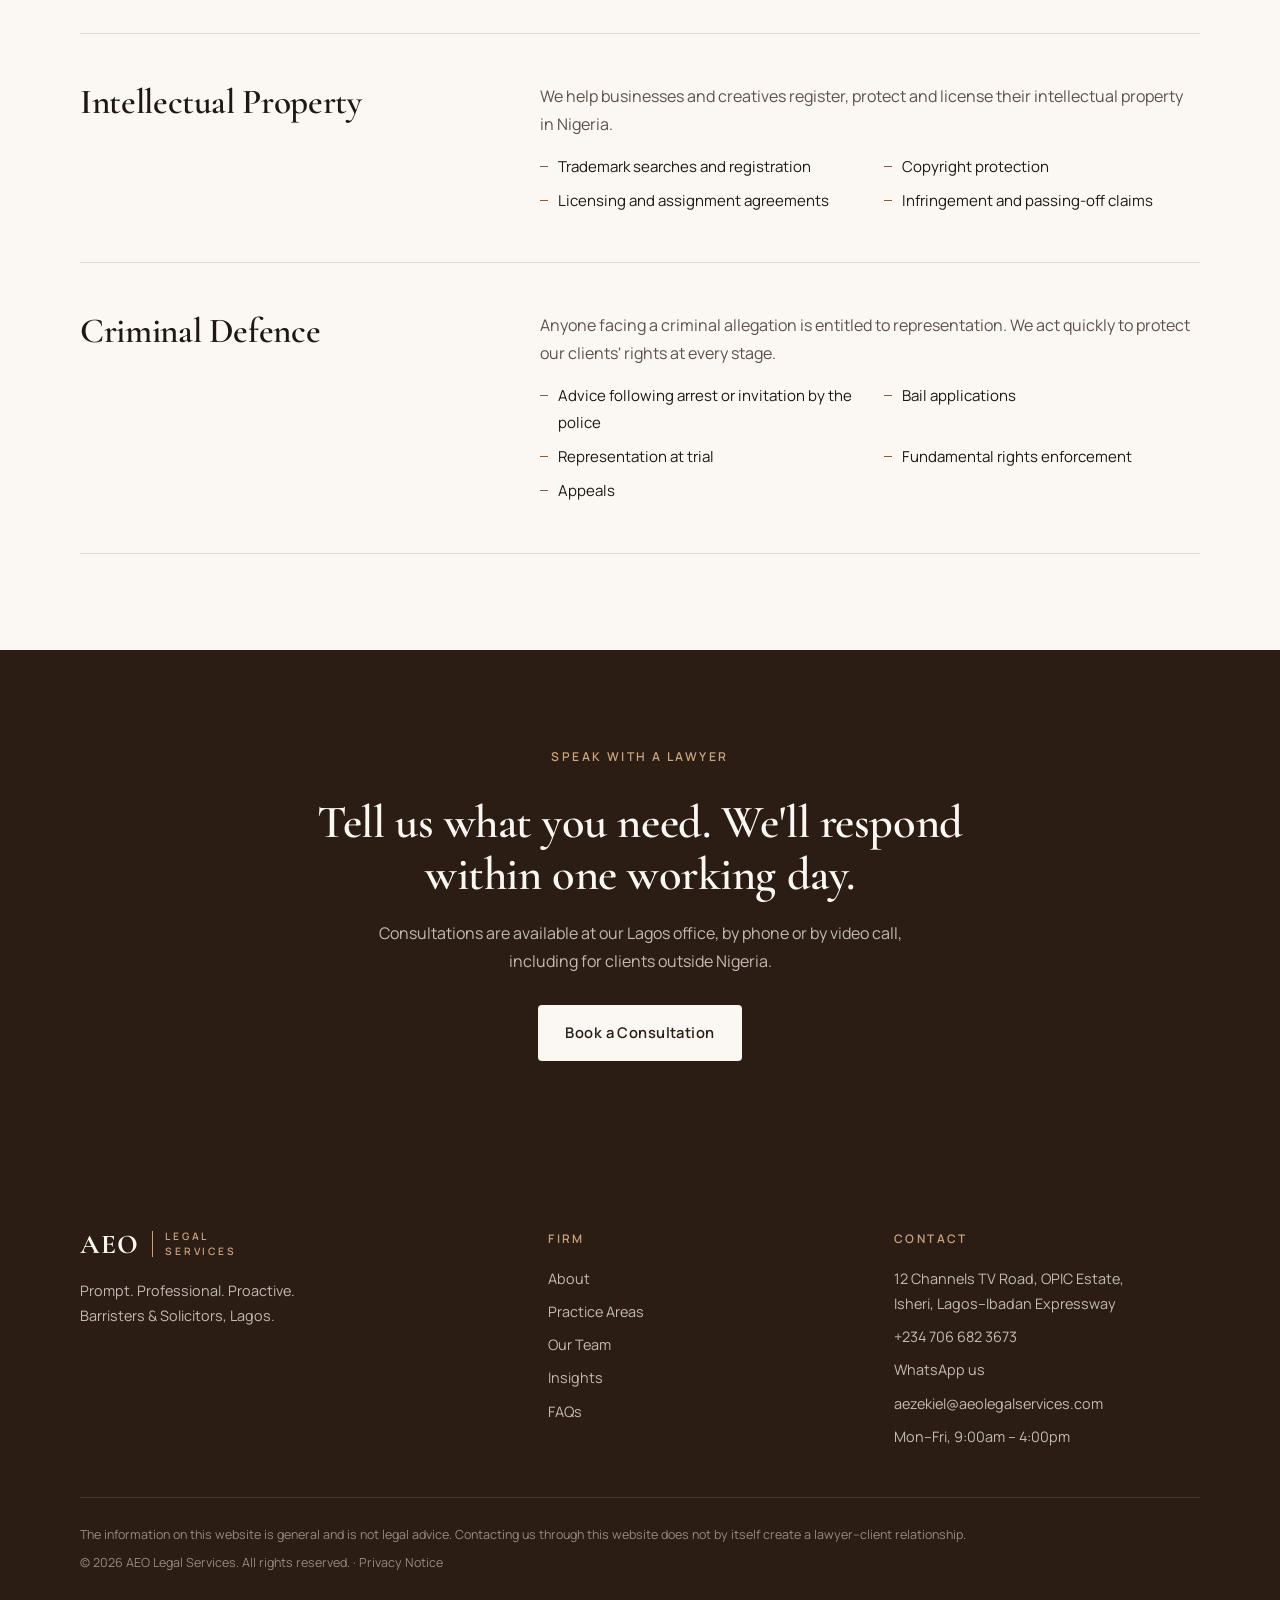
<file: practice-areas.html>
<!DOCTYPE html>
<html lang="en">
<head>
  <meta charset="UTF-8">
  <meta name="viewport" content="width=device-width, initial-scale=1.0">
  <title>Practice Areas | AEO Legal Services</title>
  <meta name="description" content="Corporate and commercial, family law, debt recovery, property, litigation, wills and probate, employment, intellectual property and criminal defence in Lagos.">
  <meta name="robots" content="index, follow">
  <meta name="theme-color" content="#2B1D14">
  <link rel="canonical" href="https://ojohnsonolanrewaju.github.io/aeo-legal/practice-areas.html">

  <meta property="og:type" content="website">
  <meta property="og:site_name" content="AEO Legal Services">
  <meta property="og:title" content="Practice Areas | AEO Legal Services">
  <meta property="og:description" content="Corporate and commercial, family law, debt recovery, property, litigation, wills and probate, employment, intellectual property and criminal defence in Lagos.">
  <meta property="og:url" content="https://ojohnsonolanrewaju.github.io/aeo-legal/practice-areas.html">
  <meta property="og:image" content="https://ojohnsonolanrewaju.github.io/aeo-legal/assets/images/og-image.png">
  <meta name="twitter:card" content="summary_large_image">
  <meta name="twitter:image" content="https://ojohnsonolanrewaju.github.io/aeo-legal/assets/images/og-image.png">

  <link rel="icon" type="image/png" sizes="32x32" href="assets/favicon/favicon-32x32.png">
  <link rel="icon" type="image/png" sizes="16x16" href="assets/favicon/favicon-16x16.png">
  <link rel="apple-touch-icon" sizes="180x180" href="assets/favicon/apple-touch-icon.png">

  <link rel="preconnect" href="https://fonts.googleapis.com">
  <link rel="preconnect" href="https://fonts.gstatic.com" crossorigin>
  <link href="https://fonts.googleapis.com/css2?family=Cormorant+Garamond:wght@500;600;700&family=Manrope:wght@300;400;500;600&display=swap" rel="stylesheet">

  <link rel="stylesheet" href="css/style.css">
</head>
<body>

  <a class="skip-link" href="#main">Skip to content</a>

  <!-- ── NAV ── -->
  <header class="nav" id="nav">
    <div class="container nav-inner">
      <a href="index.html" class="logo" aria-label="AEO Legal Services home"><span class="logo-mark">AEO</span><span class="logo-rule" aria-hidden="true"></span><span class="logo-word">Legal<br>Services</span></a>
      <nav class="nav-links" id="nav-links" aria-label="Main">
        <a href="index.html">Home</a>
        <a href="about.html">About</a>
        <a href="practice-areas.html" aria-current="page">Practice Areas</a>
        <a href="team.html">Our Team</a>
        <a href="insights.html">Insights</a>
        <a href="faq.html">FAQs</a>
        <a href="contact.html">Contact</a>
        <a href="contact.html#book" class="btn btn-primary btn-sm">Book a Consultation</a>
      </nav>
      <button class="nav-toggle" id="nav-toggle" aria-label="Open menu" aria-expanded="false" aria-controls="nav-links">
        <span></span><span></span><span></span>
      </button>
    </div>
  </header>

  <main id="main">

    <section class="page-head">
      <div class="container">
        <p class="eyebrow">Practice Areas</p>
        <h1>How we can help</h1>
        <p>Our core practice covers corporate and commercial work, family law and debt recovery, supported by a broad general practice.</p>
      </div>
    </section>

    <section class="section">
      <div class="container">
        <div class="practice-grid" style="margin-bottom:96px">
          <a class="practice-card" href="practice-areas.html#corporate" style="text-decoration:none">
            <span class="tag">Core practice</span>
            <h3>Corporate &amp; Commercial</h3>
            <p>Setting up, running and growing a business in Nigeria, from incorporation to investment.</p>
          </a>
          <a class="practice-card" href="practice-areas.html#family" style="text-decoration:none">
            <span class="tag">Core practice</span>
            <h3>Family Law</h3>
            <p>Sensitive family matters handled with discretion, care and clear advice.</p>
          </a>
          <a class="practice-card" href="practice-areas.html#debt" style="text-decoration:none">
            <span class="tag">Core practice</span>
            <h3>Debt Recovery</h3>
            <p>Recovering what you are owed, efficiently and within the law.</p>
          </a>
          <a class="practice-card" href="practice-areas.html#property" style="text-decoration:none">
            <h3>Property &amp; Real Estate</h3>
            <p>Buying, selling, leasing and developing property safely.</p>
          </a>
          <a class="practice-card" href="practice-areas.html#litigation" style="text-decoration:none">
            <h3>Litigation &amp; Dispute Resolution</h3>
            <p>Representation before courts and tribunals, and resolution outside them.</p>
          </a>
          <a class="practice-card" href="practice-areas.html#estates" style="text-decoration:none">
            <h3>Wills, Probate &amp; Estates</h3>
            <p>Planning ahead and administering estates with care.</p>
          </a>
          <a class="practice-card" href="practice-areas.html#employment" style="text-decoration:none">
            <h3>Employment &amp; Labour</h3>
            <p>Clear employment documents and fair resolution of workplace issues.</p>
          </a>
          <a class="practice-card" href="practice-areas.html#ip" style="text-decoration:none">
            <h3>Intellectual Property</h3>
            <p>Protecting the names, brands and creative work your business depends on.</p>
          </a>
          <a class="practice-card" href="practice-areas.html#criminal" style="text-decoration:none">
            <h3>Criminal Defence</h3>
            <p>Prompt advice and representation when it matters most.</p>
          </a>
        </div>
      <article class="practice-detail" id="corporate">
        <div>
          <p class="eyebrow">Core practice</p>
          <h2>Corporate &amp; Commercial</h2>
        </div>
        <div>
          <p>We help entrepreneurs, SMEs and investors put the right legal structure in place and keep it compliant, so the business can focus on growth.</p>
          <ul>
            <li>Business name and company registration (CAC)</li>
            <li>Shareholder and partnership agreements</li>
            <li>Commercial contracts and terms of business</li>
            <li>Annual returns and company secretarial support</li>
            <li>Foreign investment and joint ventures</li>
            <li>Regulatory compliance</li>
          </ul>
        </div>
      </article>
      <article class="practice-detail" id="family">
        <div>
          <p class="eyebrow">Core practice</p>
          <h2>Family Law</h2>
        </div>
        <div>
          <p>Family matters are personal. We give calm, confidential advice and represent clients firmly where agreement isn't possible.</p>
          <ul>
            <li>Divorce and judicial separation</li>
            <li>Child custody, access and maintenance</li>
            <li>Pre-nuptial and settlement agreements</li>
            <li>Marriage registration and related documentation</li>
            <li>Adoption and guardianship</li>
            <li>Domestic disputes</li>
          </ul>
        </div>
      </article>
      <article class="practice-detail" id="debt">
        <div>
          <p class="eyebrow">Core practice</p>
          <h2>Debt Recovery</h2>
        </div>
        <div>
          <p>We act for individuals and businesses to recover outstanding debts, starting with firm demand and negotiation and moving to court action when needed.</p>
          <ul>
            <li>Letters of demand</li>
            <li>Negotiated settlements and payment plans</li>
            <li>Recovery suits, including undefended list procedure</li>
            <li>Enforcement of judgments</li>
            <li>Debt portfolio reviews for SMEs</li>
            <li>Advice on credit terms to prevent future bad debt</li>
          </ul>
        </div>
      </article>
      <article class="practice-detail" id="property">
        <div>
          <h2>Property &amp; Real Estate</h2>
        </div>
        <div>
          <p>Property is often a client's largest investment. We carry out the checks that protect it and prepare the documents that secure it.</p>
          <ul>
            <li>Title verification and land registry searches</li>
            <li>Deeds of assignment, leases and tenancy agreements</li>
            <li>Governor's consent and perfection of title</li>
            <li>Advice to developers and off-plan buyers</li>
            <li>Landlord and tenant disputes</li>
            <li>Property transactions for clients abroad</li>
          </ul>
        </div>
      </article>
      <article class="practice-detail" id="litigation">
        <div>
          <h2>Litigation &amp; Dispute Resolution</h2>
        </div>
        <div>
          <p>We prepare every dispute thoroughly and advise honestly on prospects, costs and the quickest sensible route to resolution.</p>
          <ul>
            <li>Commercial and civil litigation</li>
            <li>Pre-action negotiation</li>
            <li>Mediation and arbitration</li>
            <li>Injunctions and urgent applications</li>
            <li>Appeals</li>
            <li>Contract disputes</li>
          </ul>
        </div>
      </article>
      <article class="practice-detail" id="estates">
        <div>
          <h2>Wills, Probate &amp; Estates</h2>
        </div>
        <div>
          <p>We help clients plan for their families' future and guide executors and beneficiaries through probate.</p>
          <ul>
            <li>Drafting and reviewing wills</li>
            <li>Letters of administration and grant of probate</li>
            <li>Estate administration and distribution</li>
            <li>Trusts and succession planning</li>
            <li>Estate disputes</li>
          </ul>
        </div>
      </article>
      <article class="practice-detail" id="employment">
        <div>
          <h2>Employment &amp; Labour</h2>
        </div>
        <div>
          <p>We advise employers and employees on their rights and obligations and help resolve disputes before they escalate.</p>
          <ul>
            <li>Employment contracts and staff handbooks</li>
            <li>Disciplinary and termination procedures</li>
            <li>Workplace disputes</li>
            <li>Representation at the National Industrial Court</li>
            <li>HR policy reviews</li>
          </ul>
        </div>
      </article>
      <article class="practice-detail" id="ip">
        <div>
          <h2>Intellectual Property</h2>
        </div>
        <div>
          <p>We help businesses and creatives register, protect and license their intellectual property in Nigeria.</p>
          <ul>
            <li>Trademark searches and registration</li>
            <li>Copyright protection</li>
            <li>Licensing and assignment agreements</li>
            <li>Infringement and passing-off claims</li>
          </ul>
        </div>
      </article>
      <article class="practice-detail" id="criminal">
        <div>
          <h2>Criminal Defence</h2>
        </div>
        <div>
          <p>Anyone facing a criminal allegation is entitled to representation. We act quickly to protect our clients' rights at every stage.</p>
          <ul>
            <li>Advice following arrest or invitation by the police</li>
            <li>Bail applications</li>
            <li>Representation at trial</li>
            <li>Fundamental rights enforcement</li>
            <li>Appeals</li>
          </ul>
        </div>
      </article>
      </div>
    </section>

    <!-- ── CTA ── -->
    <section class="section section-dark on-dark cta-band">
      <div class="container">
        <p class="eyebrow">Speak with a lawyer</p>
        <h2>Tell us what you need. We'll respond within one working day.</h2>
        <p>Consultations are available at our Lagos office, by phone or by video call, including for clients outside Nigeria.</p>
        <div class="hero-ctas" style="justify-content:center">
          <a href="contact.html#book" class="btn btn-light">Book a Consultation</a>
        </div>
      </div>
    </section>

  </main>

  <!-- ── FOOTER ── -->
  <footer class="footer">
    <div class="container">
      <div class="footer-grid">
        <div class="footer-brand">
          <a href="index.html" class="logo logo-light" aria-label="AEO Legal Services home"><span class="logo-mark">AEO</span><span class="logo-rule" aria-hidden="true"></span><span class="logo-word">Legal<br>Services</span></a>
          <p>Prompt. Professional. Proactive.<br>Barristers &amp; Solicitors, Lagos.</p>
        </div>
        <div>
          <h4>Firm</h4>
          <ul>
            <li><a href="about.html">About</a></li>
            <li><a href="practice-areas.html">Practice Areas</a></li>
            <li><a href="team.html">Our Team</a></li>
            <li><a href="insights.html">Insights</a></li>
            <li><a href="faq.html">FAQs</a></li>
          </ul>
        </div>
        <div>
          <h4>Contact</h4>
          <ul>
            <li>12 Channels TV Road, OPIC Estate,<br>Isheri, Lagos–Ibadan Expressway</li>
            <li><a href="#" data-link="phone" data-text="phone">+234 706 682 3673</a></li>
            <li><a href="#" data-link="whatsapp" target="_blank" rel="noopener">WhatsApp us</a></li>
            <li><a href="#" data-link="email" data-text="email">aezekiel@aeolegalservices.com</a></li>
            <li>Mon–Fri, 9:00am – 4:00pm</li>
          </ul>
        </div>
      </div>
      <div class="footer-legal">
        <p>The information on this website is general and is not legal advice. Contacting us through this website does not by itself create a lawyer–client relationship.</p>
        <p>© <span id="year">2026</span> AEO Legal Services. All rights reserved. · <a href="privacy.html">Privacy Notice</a></p>
      </div>
    </div>
  </footer>

  <!-- Floating WhatsApp button -->
  <a href="#" data-link="whatsapp" class="wa-float" target="_blank" rel="noopener" aria-label="Chat with AEO Legal Services on WhatsApp">
    <svg viewBox="0 0 24 24" width="28" height="28" aria-hidden="true"><path fill="currentColor" d="M12 2a10 10 0 0 0-8.6 15.1L2 22l5-1.3A10 10 0 1 0 12 2Zm0 18.2a8.2 8.2 0 0 1-4.2-1.2l-.3-.2-3 .8.8-2.9-.2-.3A8.2 8.2 0 1 1 12 20.2Zm4.5-6.1c-.2-.1-1.5-.7-1.7-.8-.2-.1-.4-.1-.6.1l-.8 1c-.1.2-.3.2-.5.1a6.7 6.7 0 0 1-3.3-2.9c-.3-.4.2-.4.7-1.4.1-.2 0-.3 0-.4l-.8-1.8c-.2-.5-.4-.4-.6-.4h-.5a1 1 0 0 0-.7.3 3 3 0 0 0-.9 2.2 5.2 5.2 0 0 0 1.1 2.7 11.8 11.8 0 0 0 4.5 4c1.7.7 2.3.8 3.2.6a2.7 2.7 0 0 0 1.7-1.2 2.2 2.2 0 0 0 .2-1.2c-.1-.1-.3-.2-.5-.3Z"/></svg>
  </a>

  <script src="js/main.js"></script>
</body>
</html>
</file>
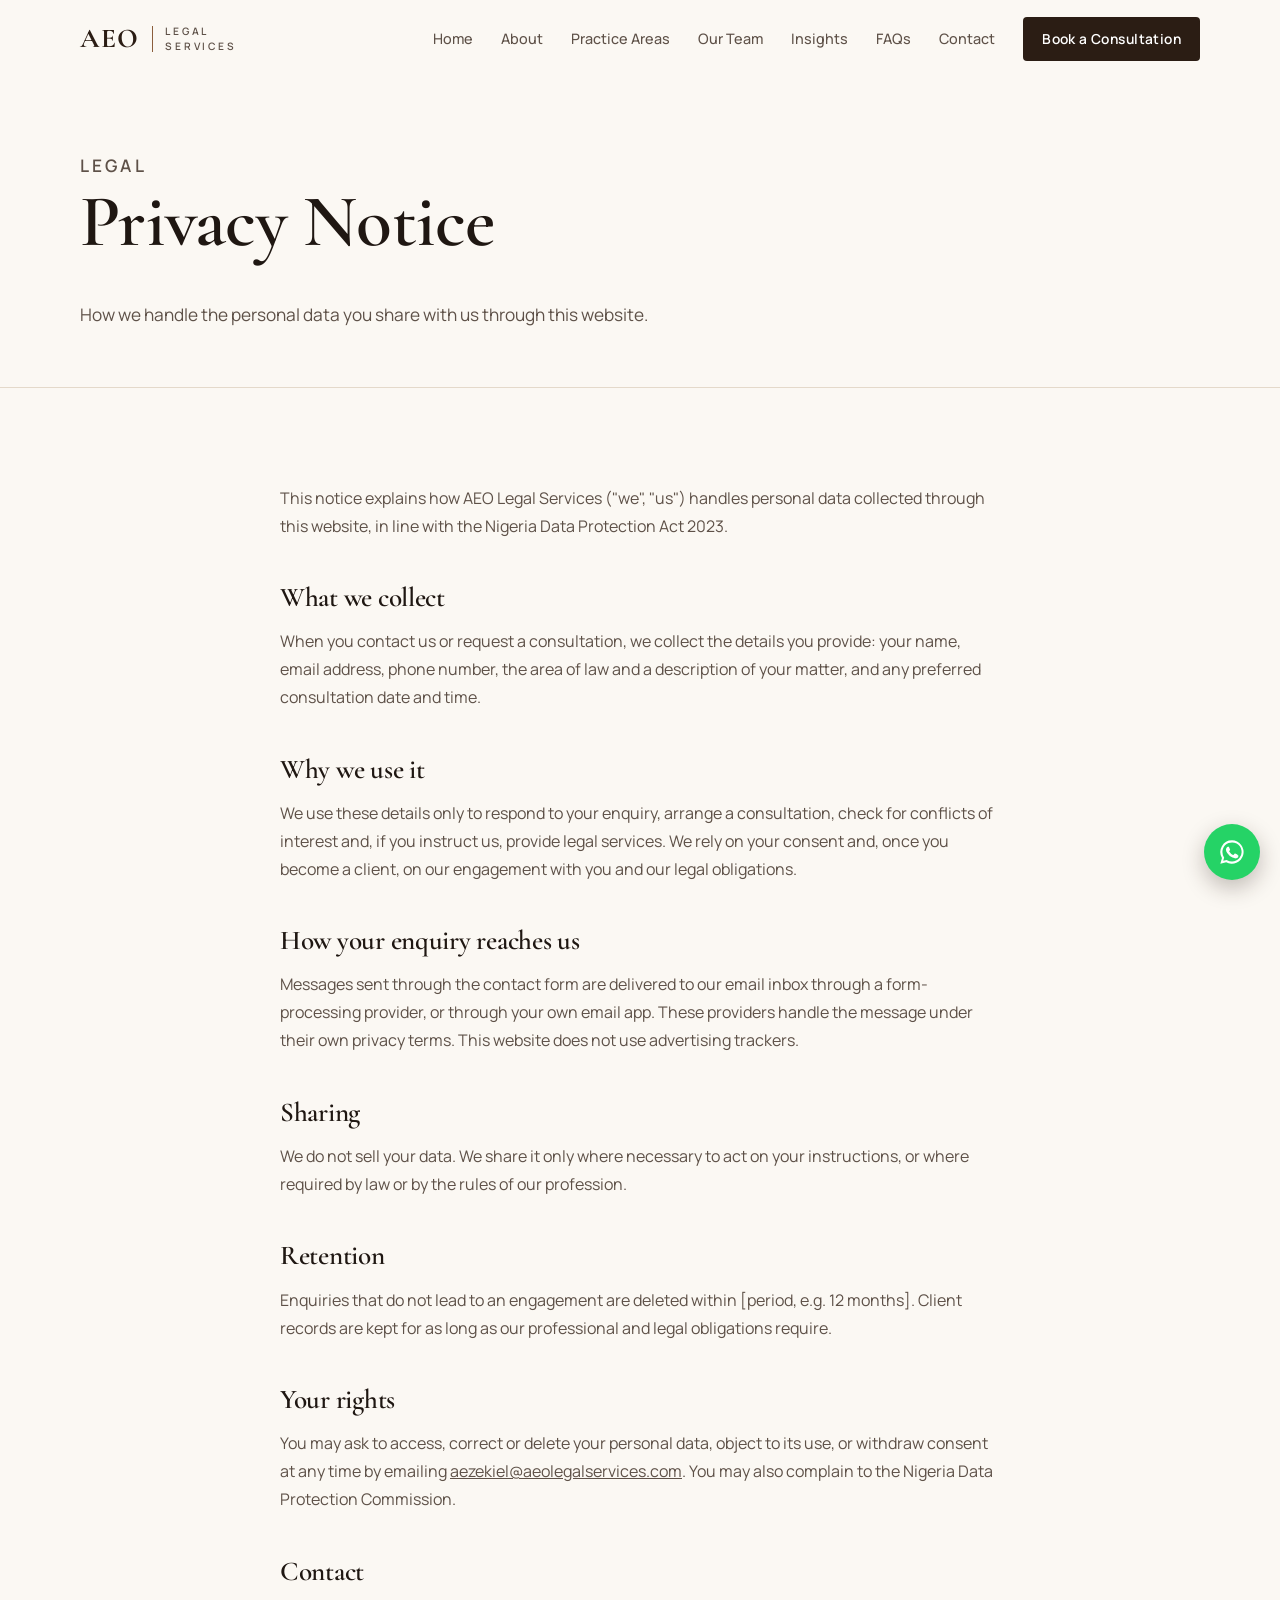
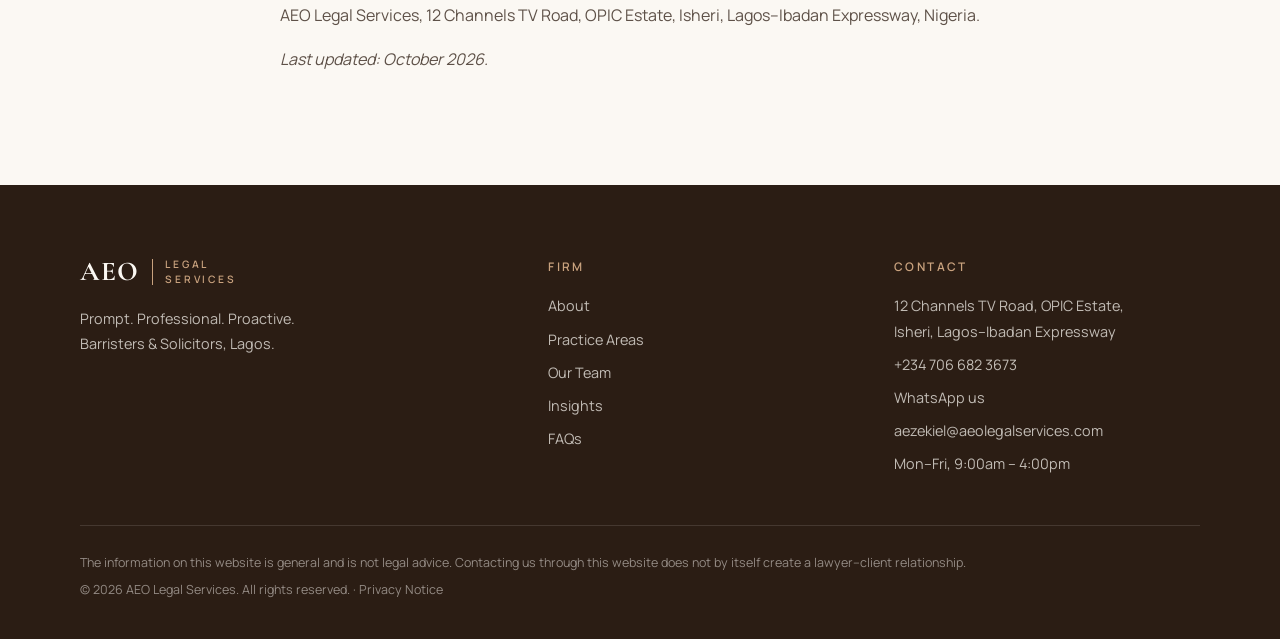
<file: privacy.html>
<!DOCTYPE html>
<html lang="en">
<head>
  <meta charset="UTF-8">
  <meta name="viewport" content="width=device-width, initial-scale=1.0">
  <title>Privacy Notice | AEO Legal Services</title>
  <meta name="description" content="How AEO Legal Services handles personal data under the Nigeria Data Protection Act 2023.">
  <meta name="robots" content="index, follow">
  <meta name="theme-color" content="#2B1D14">
  <link rel="canonical" href="https://ojohnsonolanrewaju.github.io/aeo-legal/privacy.html">

  <meta property="og:type" content="website">
  <meta property="og:site_name" content="AEO Legal Services">
  <meta property="og:title" content="Privacy Notice | AEO Legal Services">
  <meta property="og:description" content="How AEO Legal Services handles personal data under the Nigeria Data Protection Act 2023.">
  <meta property="og:url" content="https://ojohnsonolanrewaju.github.io/aeo-legal/privacy.html">
  <meta property="og:image" content="https://ojohnsonolanrewaju.github.io/aeo-legal/assets/images/og-image.png">
  <meta name="twitter:card" content="summary_large_image">
  <meta name="twitter:image" content="https://ojohnsonolanrewaju.github.io/aeo-legal/assets/images/og-image.png">

  <link rel="icon" type="image/png" sizes="32x32" href="assets/favicon/favicon-32x32.png">
  <link rel="icon" type="image/png" sizes="16x16" href="assets/favicon/favicon-16x16.png">
  <link rel="apple-touch-icon" sizes="180x180" href="assets/favicon/apple-touch-icon.png">

  <link rel="preconnect" href="https://fonts.googleapis.com">
  <link rel="preconnect" href="https://fonts.gstatic.com" crossorigin>
  <link href="https://fonts.googleapis.com/css2?family=Cormorant+Garamond:wght@500;600;700&family=Manrope:wght@300;400;500;600&display=swap" rel="stylesheet">

  <link rel="stylesheet" href="css/style.css">
</head>
<body>

  <a class="skip-link" href="#main">Skip to content</a>

  <!-- ── NAV ── -->
  <header class="nav" id="nav">
    <div class="container nav-inner">
      <a href="index.html" class="logo" aria-label="AEO Legal Services home"><span class="logo-mark">AEO</span><span class="logo-rule" aria-hidden="true"></span><span class="logo-word">Legal<br>Services</span></a>
      <nav class="nav-links" id="nav-links" aria-label="Main">
        <a href="index.html">Home</a>
        <a href="about.html">About</a>
        <a href="practice-areas.html">Practice Areas</a>
        <a href="team.html">Our Team</a>
        <a href="insights.html">Insights</a>
        <a href="faq.html">FAQs</a>
        <a href="contact.html">Contact</a>
        <a href="contact.html#book" class="btn btn-primary btn-sm">Book a Consultation</a>
      </nav>
      <button class="nav-toggle" id="nav-toggle" aria-label="Open menu" aria-expanded="false" aria-controls="nav-links">
        <span></span><span></span><span></span>
      </button>
    </div>
  </header>

  <main id="main">

    <section class="page-head">
      <div class="container">
        <p class="eyebrow">Legal</p>
        <h1>Privacy Notice</h1>
        <p>How we handle the personal data you share with us through this website.</p>
      </div>
    </section>

    <section class="section">
      <div class="container prose">
        <p>This notice explains how AEO Legal Services ("we", "us") handles personal data collected through this website, in line with the Nigeria Data Protection Act 2023.</p>

        <h2>What we collect</h2>
        <p>When you contact us or request a consultation, we collect the details you provide: your name, email address, phone number, the area of law and a description of your matter, and any preferred consultation date and time.</p>

        <h2>Why we use it</h2>
        <p>We use these details only to respond to your enquiry, arrange a consultation, check for conflicts of interest and, if you instruct us, provide legal services. We rely on your consent and, once you become a client, on our engagement with you and our legal obligations.</p>

        <h2>How your enquiry reaches us</h2>
        <p>Messages sent through the contact form are delivered to our email inbox through a form-processing provider, or through your own email app. These providers handle the message under their own privacy terms. This website does not use advertising trackers.</p>

        <h2>Sharing</h2>
        <p>We do not sell your data. We share it only where necessary to act on your instructions, or where required by law or by the rules of our profession.</p>

        <h2>Retention</h2>
        <p>Enquiries that do not lead to an engagement are deleted within [period, e.g. 12 months]. Client records are kept for as long as our professional and legal obligations require.</p>

        <h2>Your rights</h2>
        <p>You may ask to access, correct or delete your personal data, object to its use, or withdraw consent at any time by emailing <a href="#" data-link="email" data-text="email">aezekiel@aeolegalservices.com</a>. You may also complain to the Nigeria Data Protection Commission.</p>

        <h2>Contact</h2>
        <p>AEO Legal Services, 12 Channels TV Road, OPIC Estate, Isheri, Lagos–Ibadan Expressway, Nigeria.</p>
        <p><em>Last updated: October 2026.</em></p>
      </div>
    </section>

  </main>

  <!-- ── FOOTER ── -->
  <footer class="footer">
    <div class="container">
      <div class="footer-grid">
        <div class="footer-brand">
          <a href="index.html" class="logo logo-light" aria-label="AEO Legal Services home"><span class="logo-mark">AEO</span><span class="logo-rule" aria-hidden="true"></span><span class="logo-word">Legal<br>Services</span></a>
          <p>Prompt. Professional. Proactive.<br>Barristers &amp; Solicitors, Lagos.</p>
        </div>
        <div>
          <h4>Firm</h4>
          <ul>
            <li><a href="about.html">About</a></li>
            <li><a href="practice-areas.html">Practice Areas</a></li>
            <li><a href="team.html">Our Team</a></li>
            <li><a href="insights.html">Insights</a></li>
            <li><a href="faq.html">FAQs</a></li>
          </ul>
        </div>
        <div>
          <h4>Contact</h4>
          <ul>
            <li>12 Channels TV Road, OPIC Estate,<br>Isheri, Lagos–Ibadan Expressway</li>
            <li><a href="#" data-link="phone" data-text="phone">+234 706 682 3673</a></li>
            <li><a href="#" data-link="whatsapp" target="_blank" rel="noopener">WhatsApp us</a></li>
            <li><a href="#" data-link="email" data-text="email">aezekiel@aeolegalservices.com</a></li>
            <li>Mon–Fri, 9:00am – 4:00pm</li>
          </ul>
        </div>
      </div>
      <div class="footer-legal">
        <p>The information on this website is general and is not legal advice. Contacting us through this website does not by itself create a lawyer–client relationship.</p>
        <p>© <span id="year">2026</span> AEO Legal Services. All rights reserved. · <a href="privacy.html">Privacy Notice</a></p>
      </div>
    </div>
  </footer>

  <!-- Floating WhatsApp button -->
  <a href="#" data-link="whatsapp" class="wa-float" target="_blank" rel="noopener" aria-label="Chat with AEO Legal Services on WhatsApp">
    <svg viewBox="0 0 24 24" width="28" height="28" aria-hidden="true"><path fill="currentColor" d="M12 2a10 10 0 0 0-8.6 15.1L2 22l5-1.3A10 10 0 1 0 12 2Zm0 18.2a8.2 8.2 0 0 1-4.2-1.2l-.3-.2-3 .8.8-2.9-.2-.3A8.2 8.2 0 1 1 12 20.2Zm4.5-6.1c-.2-.1-1.5-.7-1.7-.8-.2-.1-.4-.1-.6.1l-.8 1c-.1.2-.3.2-.5.1a6.7 6.7 0 0 1-3.3-2.9c-.3-.4.2-.4.7-1.4.1-.2 0-.3 0-.4l-.8-1.8c-.2-.5-.4-.4-.6-.4h-.5a1 1 0 0 0-.7.3 3 3 0 0 0-.9 2.2 5.2 5.2 0 0 0 1.1 2.7 11.8 11.8 0 0 0 4.5 4c1.7.7 2.3.8 3.2.6a2.7 2.7 0 0 0 1.7-1.2 2.2 2.2 0 0 0 .2-1.2c-.1-.1-.3-.2-.5-.3Z"/></svg>
  </a>

  <script src="js/main.js"></script>
</body>
</html>
</file>
<file: css/style.css>
/* ─────────────────────────────────────────────
   AEO Legal Services — styles
   Palette: espresso brown + bronze on warm paper.
   Deliberately restrained: one accent, lots of space.
   ───────────────────────────────────────────── */

:root {
  --espresso: #2B1D14;   /* darkest brown: footer, dark sections */
  --brown:    #4A3122;   /* raised dark surface */
  --bronze:   #8B5E3C;   /* brand accent */
  --bronze2:  #6F4A2E;   /* accent hover / accent text on light */
  --tan:      #C9A27E;   /* accent on dark */
  --sand:     #F3ECE2;   /* tinted sections */
  --paper:    #FBF8F3;   /* page background */
  --white:    #FFFFFF;
  --ink:      #1F1712;   /* body text */
  --ink2:     #5E5148;   /* secondary text */
  --line:     #E4D9CA;   /* borders on light */

  --serif: 'Cormorant Garamond', Georgia, 'Times New Roman', serif;
  --sans:  'Manrope', 'Helvetica Neue', sans-serif;

  --radius: 4px;
  --maxw: 1160px;
}

*, *::before, *::after { box-sizing: border-box; }

html { scroll-behavior: smooth; scroll-padding-top: 90px; }

body {
  margin: 0;
  font-family: var(--sans);
  font-size: 16px;
  line-height: 1.75;
  color: var(--ink);
  background: var(--paper);
  -webkit-font-smoothing: antialiased;
}

img { max-width: 100%; display: block; }
a { color: inherit; }

h1, h2, h3 {
  font-family: var(--serif);
  font-weight: 600;
  line-height: 1.12;
  margin: 0 0 .5em;
  letter-spacing: -0.01em;
}
h1 { font-size: clamp(2.6rem, 6vw, 4.6rem); }
h2 { font-size: clamp(2rem, 3.8vw, 2.9rem); }
h3 { font-size: 1.5rem; }
p  { margin: 0 0 1em; }

.container {
  width: 100%;
  max-width: var(--maxw);
  margin: 0 auto;
  padding: 0 20px;
}

.skip-link {
  position: absolute; left: -9999px; top: 8px;
  background: var(--bronze); color: var(--white);
  padding: 8px 14px; border-radius: var(--radius); z-index: 300;
}
.skip-link:focus { left: 8px; }

:focus-visible { outline: 2px solid var(--bronze); outline-offset: 3px; }

/* ── Buttons ── */
.btn {
  display: inline-block;
  font-family: var(--sans);
  font-weight: 600;
  font-size: .92rem;
  letter-spacing: .03em;
  text-decoration: none;
  padding: 14px 26px;
  border-radius: var(--radius);
  border: 1.5px solid transparent;
  cursor: pointer;
  transition: background .2s, color .2s, border-color .2s;
}
.btn-primary { background: var(--espresso); color: var(--white); }
.btn-primary:hover { background: var(--bronze2); }
.btn-outline { border-color: var(--espresso); color: var(--espresso); }
.btn-outline:hover { background: var(--espresso); color: var(--white); }
.btn-light { background: var(--paper); color: var(--espresso); }
.btn-light:hover { background: var(--tan); }
.btn-sm { padding: 9px 18px; font-size: .86rem; }
.btn-block { width: 100%; }
.btn:disabled { opacity: .6; cursor: not-allowed; }

.text-link {
  font-weight: 600;
  font-size: .92rem;
  color: var(--bronze2);
  text-decoration: none;
  border-bottom: 1px solid currentColor;
}
.text-link:hover { color: var(--espresso); }

/* ── Eyebrow labels ── */
.eyebrow {
  font-size: .76rem;
  font-weight: 600;
  letter-spacing: .2em;
  text-transform: uppercase;
  color: var(--bronze2);
  margin-bottom: 16px;
}
.on-dark .eyebrow { color: var(--tan); }

/* ── Logo (HTML version, uses the web fonts) ── */
.logo {
  display: inline-flex;
  align-items: center;
  gap: 12px;
  text-decoration: none;
  color: var(--espresso);
}
.logo-mark {
  font-family: var(--serif);
  font-weight: 700;
  font-size: 1.7rem;
  letter-spacing: .06em;
  line-height: 1;
}
.logo-rule { width: 1px; height: 26px; background: var(--bronze); }
.logo-word {
  font-family: var(--sans);
  font-weight: 600;
  font-size: .64rem;
  letter-spacing: .28em;
  line-height: 1.5;
  text-transform: uppercase;
  color: var(--ink2);
}
.logo-light { color: var(--paper); }
.logo-light .logo-word { color: var(--tan); }
.logo-light .logo-rule { background: var(--tan); }

/* ── Nav ── */
.nav {
  position: sticky; top: 0;
  z-index: 100;
  background: rgba(251,248,243,.94);
  backdrop-filter: blur(8px);
  -webkit-backdrop-filter: blur(8px);
  border-bottom: 1px solid transparent;
  transition: border-color .3s;
}
.nav.scrolled { border-bottom-color: var(--line); }
.nav-inner { display: flex; align-items: center; justify-content: space-between; height: 78px; }
.nav-links { display: flex; align-items: center; gap: 28px; }
.nav-links a:not(.btn) {
  text-decoration: none;
  font-size: .9rem;
  font-weight: 500;
  color: var(--ink2);
  padding: 4px 0;
  border-bottom: 1px solid transparent;
}
.nav-links a:not(.btn):hover { color: var(--espresso); }
.nav-links a[aria-current="page"] { color: var(--espresso); border-bottom-color: var(--bronze); }

.nav-toggle {
  display: none;
  background: none; border: 0; padding: 8px; cursor: pointer;
}
.nav-toggle span {
  display: block; width: 24px; height: 1.5px; margin: 6px 0;
  background: var(--espresso); transition: transform .25s, opacity .25s;
}
.nav-toggle[aria-expanded="true"] span:nth-child(1) { transform: translateY(7.5px) rotate(45deg); }
.nav-toggle[aria-expanded="true"] span:nth-child(2) { opacity: 0; }
.nav-toggle[aria-expanded="true"] span:nth-child(3) { transform: translateY(-7.5px) rotate(-45deg); }

/* ── Photo slots ──
   Each slot shows a quiet brown panel until a photo is dropped into
   assets/images/ with the matching file name. */
.photo {
  position: relative;
  border-radius: var(--radius);
  background-color: var(--brown);
  background-size: cover;
  background-position: center;
  overflow: hidden;
}
.photo::after {
  content: "";
  position: absolute; inset: 0;
  background: linear-gradient(180deg, transparent 55%, rgba(43,29,20,.35));
  pointer-events: none;
}
.photo-hero     { background-image: url('../assets/images/hero.jpg'), repeating-linear-gradient(90deg, rgba(255,255,255,.05) 0 1px, transparent 1px 64px), linear-gradient(150deg, #5A3B27, #2B1D14); }
.photo-about    { background-image: url('../assets/images/about.jpg'), repeating-linear-gradient(90deg, rgba(255,255,255,.05) 0 1px, transparent 1px 64px), linear-gradient(150deg, #6B4A33, #2B1D14); }
.photo-office   { background-image: url('../assets/images/office.jpg'), repeating-linear-gradient(90deg, rgba(255,255,255,.05) 0 1px, transparent 1px 64px), linear-gradient(150deg, #6B4A33, #3A271B); }

/* ── Hero ── */
.hero { padding: 72px 0 96px; }
.hero-inner {
  display: grid;
  grid-template-columns: 1.15fr 1fr;
  gap: 64px;
  align-items: center;
}
.hero h1 span { display: block; }
.hero h1 span:nth-child(2) { color: var(--bronze2); }
.lead {
  font-size: 1.1rem;
  color: var(--ink2);
  max-width: 540px;
  margin: 26px 0 34px;
}
.hero-ctas { display: flex; flex-wrap: wrap; gap: 14px; align-items: center; }
.hero .photo { aspect-ratio: 4 / 5; }
.hero-meta {
  display: flex; flex-wrap: wrap; gap: 10px 28px;
  margin-top: 44px; padding-top: 24px;
  border-top: 1px solid var(--line);
  font-size: .86rem; color: var(--ink2);
}
.hero-meta strong { color: var(--ink); font-weight: 600; }

/* ── Page header (inner pages) ── */
.page-head { padding: 72px 0 56px; border-bottom: 1px solid var(--line); }
.page-head p { color: var(--ink2); max-width: 640px; font-size: 1.08rem; margin: 0; }

/* ── Sections ── */
.section { padding: 96px 0; }
.section-tint { background: var(--sand); }
.section-dark { background: var(--espresso); color: var(--paper); }
.section-head { max-width: 660px; margin-bottom: 52px; }
.section-head p { color: var(--ink2); }
.on-dark .section-head p { color: rgba(251,248,243,.7); }
.section-foot { margin-top: 40px; }

/* ── Split layout ── */
.split {
  display: grid;
  grid-template-columns: 1fr 1.2fr;
  gap: 72px;
  align-items: start;
}
.split-center { align-items: center; }
.split .photo { aspect-ratio: 5 / 4; }
.prose-muted p { color: var(--ink2); }

/* ── Values (Prompt / Professional / Proactive) ── */
.values-grid {
  display: grid;
  grid-template-columns: repeat(3, 1fr);
  border-top: 1px solid var(--line);
}
.value {
  padding: 34px 34px 10px 0;
}
.value + .value { padding-left: 34px; border-left: 1px solid var(--line); }
.value-num {
  font-family: var(--serif);
  font-size: 1rem;
  color: var(--bronze);
  letter-spacing: .1em;
}
.value h3 { font-size: 1.9rem; margin: 6px 0 10px; }
.value p { color: var(--ink2); font-size: .96rem; }

/* ── Practice areas ── */
.practice-grid {
  display: grid;
  grid-template-columns: repeat(3, 1fr);
  gap: 0;
  border-top: 1px solid var(--line);
  border-left: 1px solid var(--line);
}
.practice-card {
  padding: 34px 30px;
  border-right: 1px solid var(--line);
  border-bottom: 1px solid var(--line);
  background: var(--paper);
  transition: background .25s;
}
.practice-card:hover { background: var(--white); }
.practice-card h3 { font-size: 1.45rem; margin-bottom: 10px; }
.practice-card p { color: var(--ink2); font-size: .94rem; margin: 0; }
.practice-card .tag {
  display: inline-block;
  font-size: .7rem; font-weight: 600;
  letter-spacing: .14em; text-transform: uppercase;
  color: var(--bronze2);
  margin-bottom: 12px;
}

/* Practice detail list (practice-areas.html) */
.practice-detail {
  display: grid;
  grid-template-columns: 1fr 1.6fr;
  gap: 48px;
  padding: 48px 0;
  border-top: 1px solid var(--line);
}
.practice-detail:last-child { border-bottom: 1px solid var(--line); }
.practice-detail h2 { font-size: clamp(1.7rem, 3vw, 2.2rem); }
.practice-detail p { color: var(--ink2); }
.practice-detail ul {
  margin: 0; padding: 0; list-style: none;
  display: grid; grid-template-columns: 1fr 1fr; gap: 8px 28px;
}
.practice-detail li {
  position: relative; padding-left: 18px;
  font-size: .94rem; color: var(--ink);
}
.practice-detail li::before {
  content: ""; position: absolute; left: 0; top: .8em;
  width: 8px; height: 1px; background: var(--bronze);
}

/* ── Highlight (notable matter) ── */
.highlight {
  display: grid;
  grid-template-columns: auto 1fr;
  gap: 48px;
  align-items: center;
}
.highlight-figure {
  font-family: var(--serif);
  font-size: clamp(3.4rem, 8vw, 6rem);
  font-weight: 600;
  line-height: 1;
  color: var(--tan);
}
.highlight-figure small {
  display: block;
  font-family: var(--sans);
  font-size: .78rem;
  font-weight: 600;
  letter-spacing: .2em;
  text-transform: uppercase;
  color: rgba(251,248,243,.6);
  margin-top: 14px;
}
.highlight p { color: rgba(251,248,243,.78); font-size: 1.05rem; max-width: 560px; }

/* ── Sectors ── */
.sector-list {
  display: flex; flex-wrap: wrap; gap: 12px;
  list-style: none; padding: 0; margin: 0;
}
.sector-list li {
  border: 1px solid var(--line);
  border-radius: 100px;
  padding: 9px 20px;
  font-size: .9rem;
  background: var(--paper);
}

/* ── Steps ── */
.steps {
  list-style: none; padding: 0; margin: 0;
  display: grid;
  grid-template-columns: repeat(4, 1fr);
  gap: 32px;
}
.steps li { border-top: 1px solid rgba(201,162,126,.5); padding-top: 24px; }
.step-num {
  font-family: var(--serif);
  font-size: 2.2rem;
  color: var(--tan);
  display: block;
  margin-bottom: 6px;
}
.steps h3 { font-size: 1.4rem; }
.steps p { color: rgba(251,248,243,.7); font-size: .94rem; margin: 0; }
.steps-light li { border-top-color: var(--bronze); }
.steps-light .step-num { color: var(--bronze); }
.steps-light p { color: var(--ink2); }

/* ── Team ── */
.principal {
  display: grid;
  grid-template-columns: 340px 1fr;
  gap: 56px;
  align-items: start;
  padding-bottom: 72px;
  margin-bottom: 72px;
  border-bottom: 1px solid var(--line);
}
.portrait {
  aspect-ratio: 4 / 5;
  border-radius: var(--radius);
  background: linear-gradient(160deg, var(--brown), var(--espresso));
  background-size: cover;
  background-position: center top;
  display: grid; place-items: center;
  color: var(--tan);
  font-family: var(--serif);
  font-size: 2.4rem;
  letter-spacing: .08em;
}
.portrait-ayomide { background-image: url('../assets/images/team-ayomide.jpg'), linear-gradient(160deg, var(--brown), var(--espresso)); }
.portrait-tomisin { background-image: url('../assets/images/team-tomisin.jpg'), linear-gradient(160deg, var(--brown), var(--espresso)); }
.portrait-lydia   { background-image: url('../assets/images/team-lydia.jpg'), linear-gradient(160deg, var(--brown), var(--espresso)); }
.role {
  color: var(--bronze2); font-weight: 600; font-size: .78rem;
  letter-spacing: .16em; text-transform: uppercase; margin-bottom: 6px;
}
.quals { font-size: .92rem; color: var(--ink2); margin-bottom: 22px; }
.principal .bio p { color: var(--ink2); }

.team-grid {
  display: grid;
  grid-template-columns: repeat(2, 1fr);
  gap: 40px;
}
.team-card {
  display: grid;
  grid-template-columns: 150px 1fr;
  gap: 26px;
  align-items: start;
}
.team-card .portrait { font-size: 1.6rem; }
.team-card h3 { margin-bottom: 4px; }
.team-card p { color: var(--ink2); font-size: .94rem; }

/* ── Insights ── */
.post-grid {
  display: grid;
  grid-template-columns: repeat(3, 1fr);
  gap: 28px;
}
.post-card {
  border-top: 2px solid var(--espresso);
  padding-top: 20px;
}
.post-meta { font-size: .78rem; letter-spacing: .12em; text-transform: uppercase; color: var(--bronze2); font-weight: 600; }
.post-card h3 { font-size: 1.45rem; margin: 10px 0; }
.post-card p { color: var(--ink2); font-size: .94rem; }
.post-card.is-placeholder { opacity: .55; }

/* ── FAQ ── */
.faq-wrap { max-width: 840px; }
.faq-group + .faq-group { margin-top: 56px; }
.faq-group h2 { font-size: 1.8rem; margin-bottom: 8px; }
.faq-list details { border-bottom: 1px solid var(--line); }
.faq-list summary {
  cursor: pointer;
  list-style: none;
  font-family: var(--serif);
  font-size: 1.3rem;
  font-weight: 600;
  padding: 20px 44px 20px 0;
  position: relative;
}
.faq-list summary::-webkit-details-marker { display: none; }
.faq-list summary::after {
  content: "+";
  position: absolute; right: 4px; top: 50%;
  transform: translateY(-50%);
  font-family: var(--sans); font-weight: 300; font-size: 1.6rem;
  color: var(--bronze);
  transition: transform .2s;
}
.faq-list details[open] summary::after { transform: translateY(-50%) rotate(45deg); }
.faq-list details p { color: var(--ink2); padding-right: 44px; }

/* ── CTA band ── */
.cta-band { text-align: center; }
.cta-band h2 { max-width: 720px; margin: 0 auto .4em; }
.cta-band p { color: rgba(251,248,243,.72); max-width: 560px; margin: 0 auto 30px; }

/* ── Contact ── */
.contact-grid {
  display: grid;
  grid-template-columns: 1fr 1.25fr;
  gap: 72px;
  align-items: start;
}
.contact-list { list-style: none; padding: 0; margin: 0; }
.contact-list li {
  display: grid;
  grid-template-columns: 120px 1fr;
  gap: 12px;
  padding: 18px 0;
  border-top: 1px solid var(--line);
  font-size: .95rem;
}
.contact-list li:last-child { border-bottom: 1px solid var(--line); }
.cl-label { color: var(--bronze2); font-weight: 600; font-size: .76rem; letter-spacing: .12em; text-transform: uppercase; padding-top: 3px; }
.contact-list a { text-decoration: none; border-bottom: 1px solid var(--line); }
.contact-list a:hover { border-color: var(--bronze); }
.note-box {
  margin-top: 28px;
  padding: 20px 22px;
  background: var(--sand);
  border-left: 2px solid var(--bronze);
  font-size: .9rem;
  color: var(--ink2);
}
.note-box strong { color: var(--ink); }

.contact-form {
  background: var(--white);
  border: 1px solid var(--line);
  border-radius: var(--radius);
  padding: 38px;
}
.form-tabs {
  display: grid; grid-template-columns: 1fr 1fr;
  border: 1px solid var(--line); border-radius: var(--radius);
  margin-bottom: 28px; overflow: hidden;
}
.form-tabs label {
  text-align: center; padding: 12px 10px;
  font-size: .88rem; font-weight: 600; cursor: pointer;
  color: var(--ink2);
  transition: background .2s, color .2s;
}
.form-tabs input { position: absolute; opacity: 0; pointer-events: none; }
.form-tabs input:checked + label { background: var(--espresso); color: var(--white); }
.form-tabs input:focus-visible + label { outline: 2px solid var(--bronze); outline-offset: -2px; }

.booking-only,
.field-row.booking-only { display: none; }
.contact-form.is-booking .booking-only { display: block; }
.contact-form.is-booking .field-row.booking-only { display: grid; }

.field { margin-bottom: 18px; }
.field-row { display: grid; grid-template-columns: 1fr 1fr; gap: 16px; }
.field label {
  display: block;
  font-size: .84rem;
  font-weight: 600;
  margin-bottom: 6px;
}
.field input,
.field select,
.field textarea {
  width: 100%;
  font: inherit;
  font-size: .95rem;
  color: var(--ink);
  background: var(--paper);
  border: 1px solid var(--line);
  border-radius: var(--radius);
  padding: 12px 14px;
  transition: border-color .2s, background .2s;
}
.field input:focus,
.field select:focus,
.field textarea:focus { outline: none; border-color: var(--bronze); background: var(--white); }
.field textarea { resize: vertical; }
.field-check { display: flex; gap: 10px; align-items: flex-start; }
.field-check input { width: auto; margin-top: 6px; accent-color: var(--bronze2); }
.field-check label { font-weight: 400; color: var(--ink2); font-size: .84rem; margin: 0; }
.hp { position: absolute; left: -9999px; }
.form-note { margin: 14px 0 0; font-size: .88rem; min-height: 1.2em; }
.form-note.error { color: #A12C1C; }
.form-note.ok { color: #2F6B3F; }

/* ── Footer ── */
.footer { background: var(--espresso); color: rgba(251,248,243,.72); padding: 72px 0 32px; font-size: .9rem; }
.footer-grid {
  display: grid;
  grid-template-columns: 1.4fr 1fr 1fr;
  gap: 40px;
  padding-bottom: 40px;
  border-bottom: 1px solid rgba(251,248,243,.12);
}
.footer-brand p { margin: 18px 0 0; max-width: 300px; }
.footer h4 {
  font-family: var(--sans); font-size: .74rem; font-weight: 600;
  letter-spacing: .2em; text-transform: uppercase;
  color: var(--tan); margin: 0 0 16px;
}
.footer ul { list-style: none; padding: 0; margin: 0; }
.footer li { margin-bottom: 8px; }
.footer a { text-decoration: none; }
.footer a:hover { color: var(--white); }
.footer-legal { padding-top: 26px; font-size: .78rem; color: rgba(251,248,243,.5); }
.footer-legal p { margin: 0 0 6px; }

/* ── WhatsApp float ── */
.wa-float {
  position: fixed; right: 20px; bottom: 20px; z-index: 200;
  width: 56px; height: 56px; border-radius: 50%;
  background: #25D366; color: var(--white);
  display: grid; place-items: center;
  box-shadow: 0 8px 22px rgba(43,29,20,.28);
  animation: wa-pulse 2.8s infinite;
}
.wa-float:hover { background: #1EBE5A; }
@keyframes wa-pulse {
  0%   { box-shadow: 0 0 0 0 rgba(37,211,102,.45), 0 8px 22px rgba(43,29,20,.28); }
  70%  { box-shadow: 0 0 0 14px rgba(37,211,102,0), 0 8px 22px rgba(43,29,20,.28); }
  100% { box-shadow: 0 0 0 0 rgba(37,211,102,0), 0 8px 22px rgba(43,29,20,.28); }
}

/* ── Simple prose page (privacy) ── */
.prose { max-width: 760px; }
.prose h2 { font-size: 1.7rem; margin-top: 1.6em; }
.prose p, .prose li { color: var(--ink2); }

/* ── Responsive ── */
@media (max-width: 1000px) {
  .hero-inner, .split, .contact-grid, .principal { grid-template-columns: 1fr; gap: 44px; }
  .principal .portrait { max-width: 340px; }
  .practice-grid, .post-grid { grid-template-columns: repeat(2, 1fr); }
  .steps { grid-template-columns: repeat(2, 1fr); }
  .practice-detail { grid-template-columns: 1fr; gap: 16px; }
  .footer-grid { grid-template-columns: 1fr 1fr; }
  .footer-brand { grid-column: 1 / -1; }
}

@media (max-width: 768px) {
  .nav-toggle { display: block; }
  .nav-inner { height: 68px; }
  .nav-links {
    position: absolute; top: 68px; left: 0; right: 0;
    flex-direction: column; align-items: stretch; gap: 0;
    background: var(--paper);
    padding: 6px 20px 24px;
    border-bottom: 1px solid var(--line);
    display: none;
  }
  .nav-links.open { display: flex; }
  .nav-links a:not(.btn) { padding: 14px 0; border-bottom: 1px solid var(--line); }
  .nav-links a[aria-current="page"] { border-bottom-color: var(--line); color: var(--bronze2); }
  .nav-links .btn { margin-top: 18px; text-align: center; }

  .section { padding: 72px 0; }
  .hero { padding: 40px 0 72px; }
  .hero .photo { aspect-ratio: 4 / 3; }
  .page-head { padding: 52px 0 40px; }
  .values-grid, .practice-grid, .team-grid, .steps, .post-grid { grid-template-columns: 1fr; }
  .value, .value + .value { padding: 28px 0 8px; border-left: 0; }
  .value + .value { border-top: 1px solid var(--line); }
  .highlight { grid-template-columns: 1fr; gap: 20px; }
  .team-card { grid-template-columns: 110px 1fr; gap: 18px; }
  .practice-detail ul { grid-template-columns: 1fr; }
  .field-row, .contact-form.is-booking .field-row.booking-only { grid-template-columns: 1fr; gap: 0; }
  .contact-list li { grid-template-columns: 1fr; gap: 2px; }
  .contact-form { padding: 26px 20px; }
  .footer-grid { grid-template-columns: 1fr; }
}

@media (prefers-reduced-motion: reduce) {
  html { scroll-behavior: auto; }
  *, *::before, *::after { animation: none !important; transition: none !important; }
}
</file>
